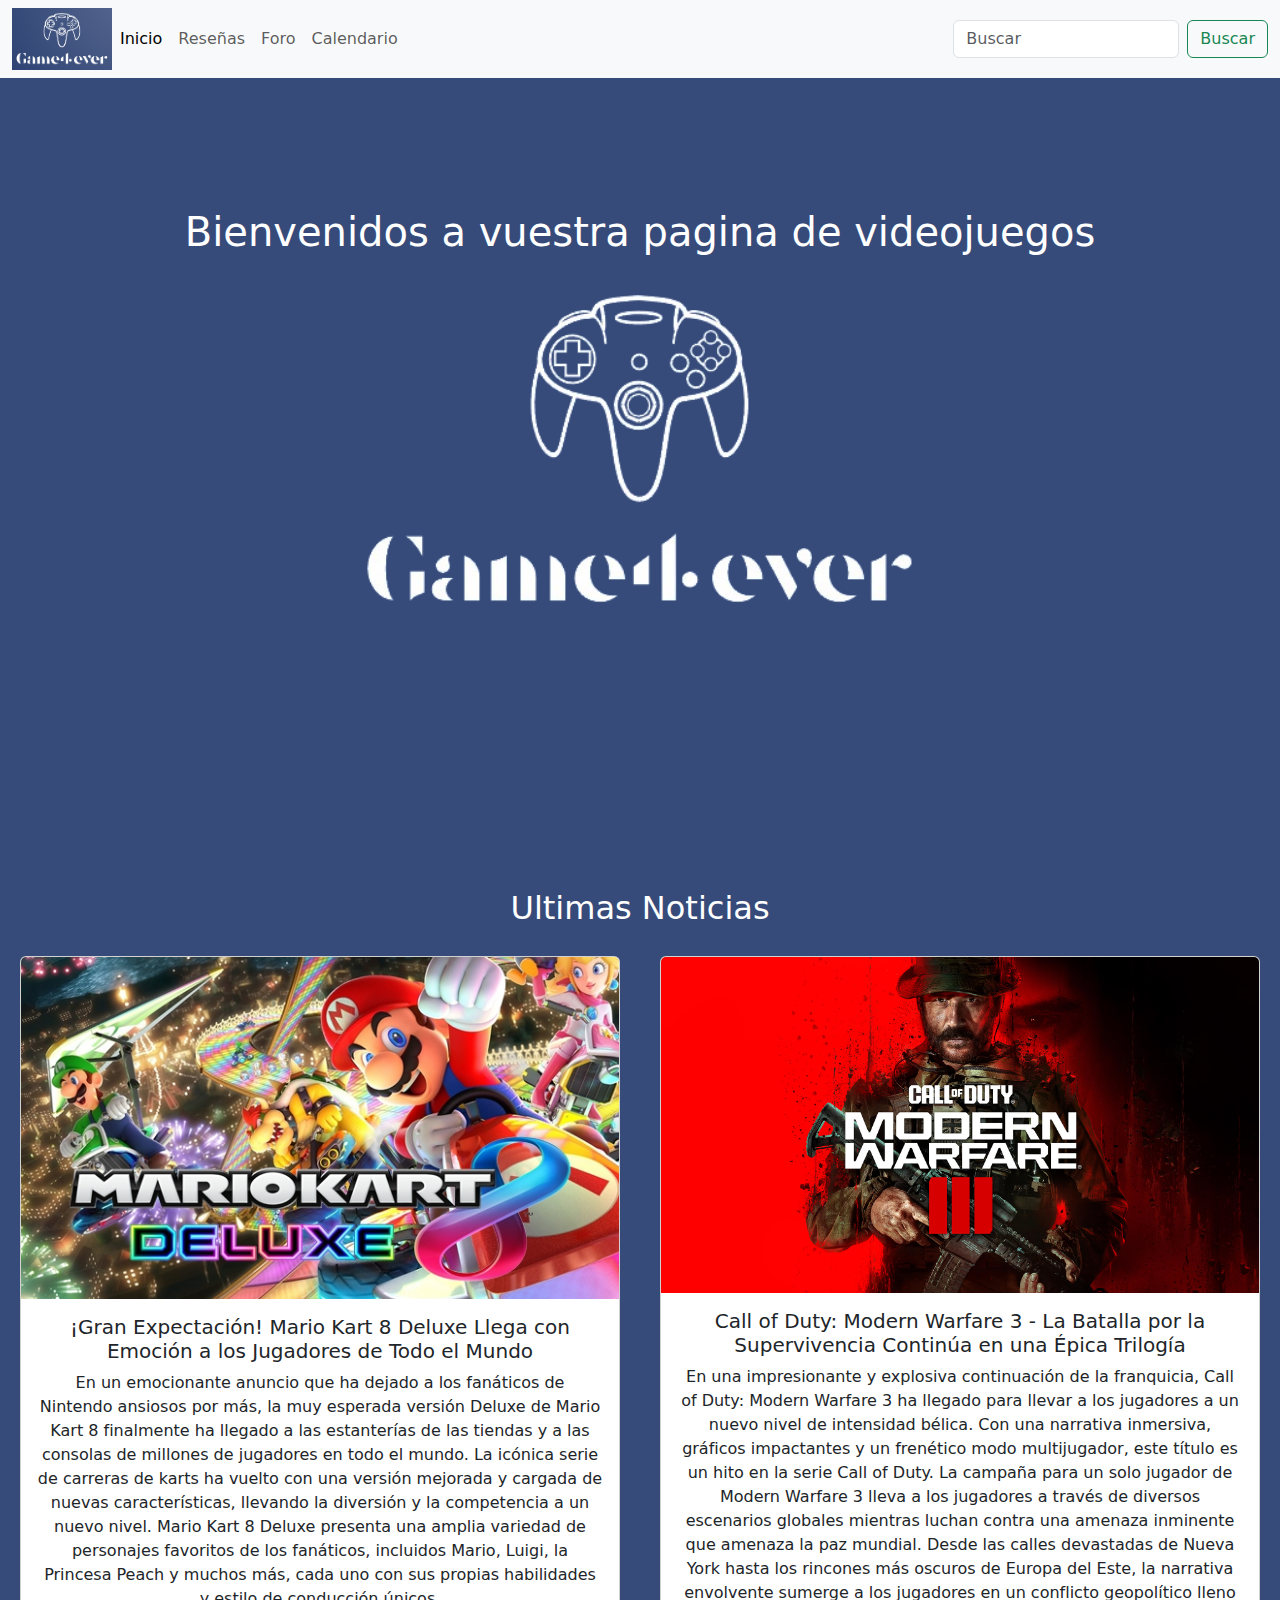
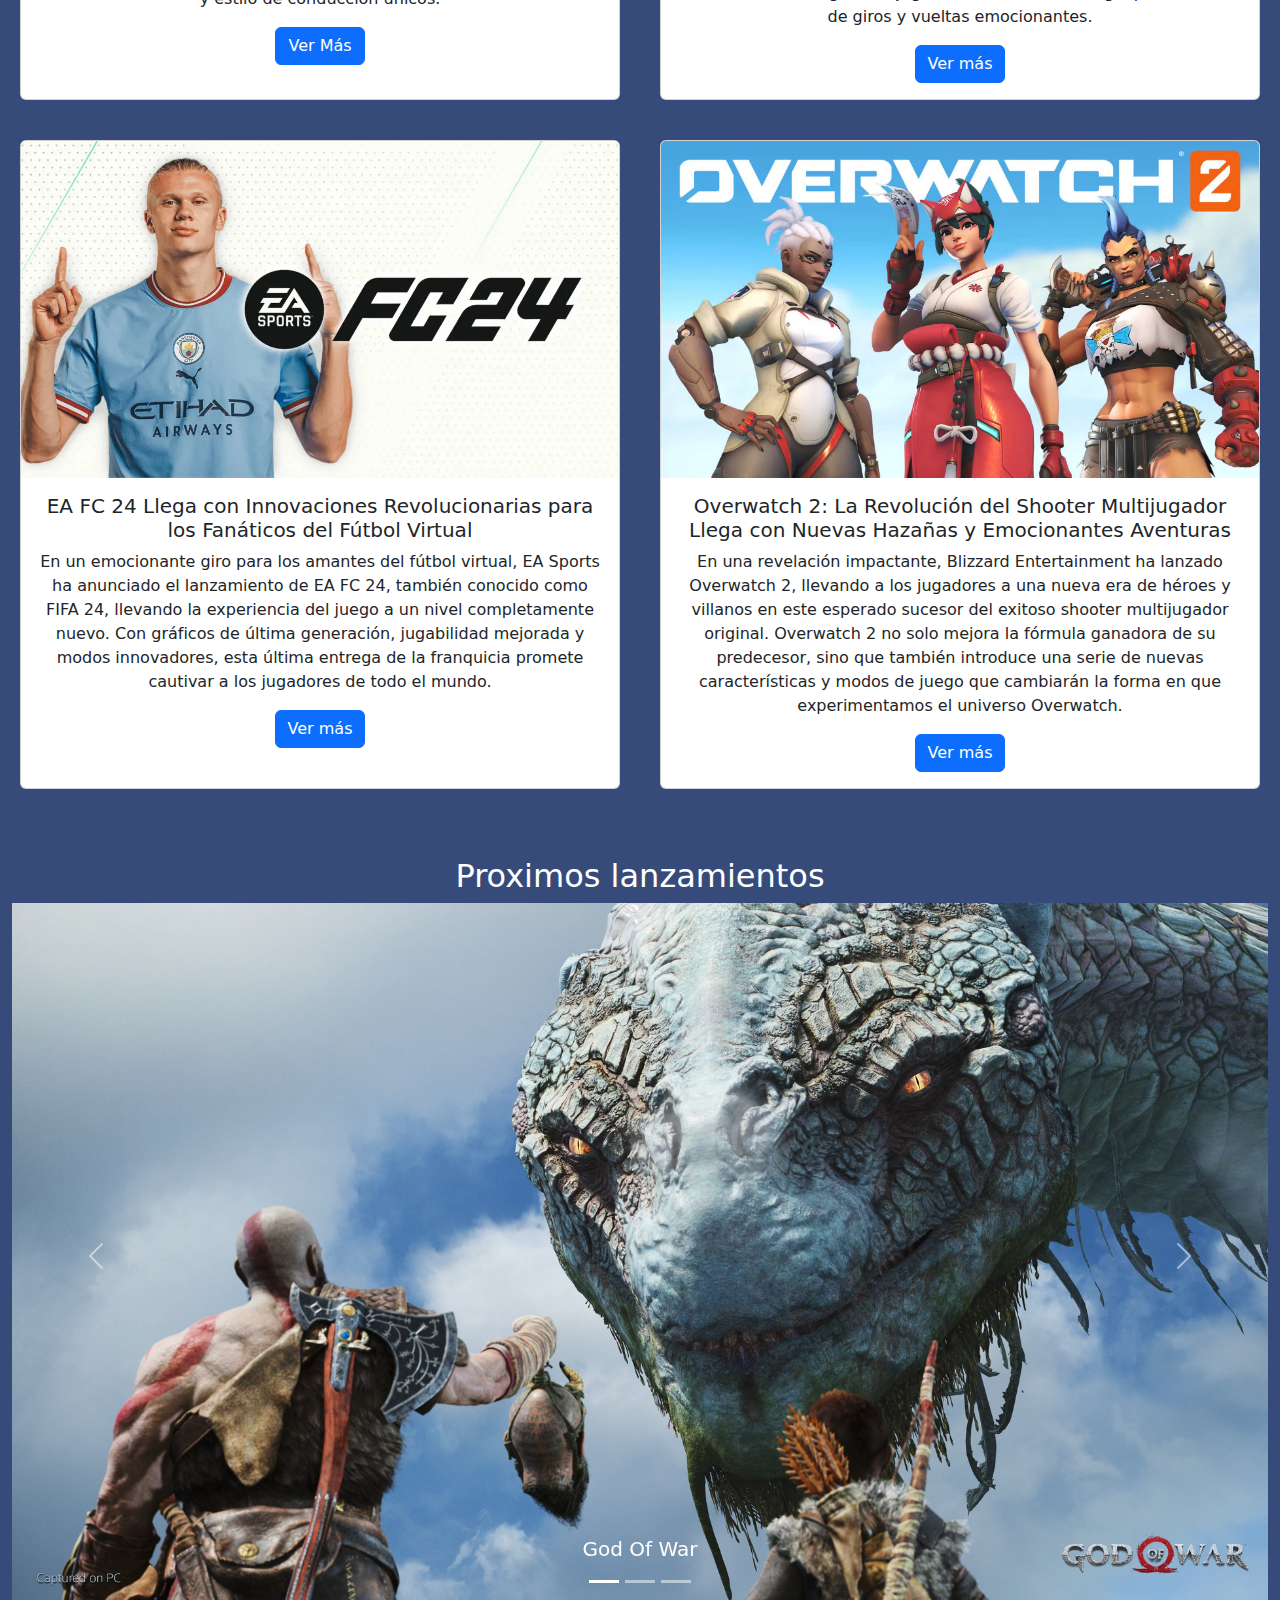
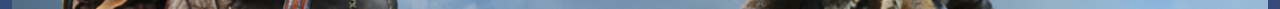
<file: index.html>
<!DOCTYPE html>
<html lang="es">

<head>
    <meta charset="UTF-8">
    <title></title>
    <link href="https://cdn.jsdelivr.net/npm/bootstrap@5.3.2/dist/css/bootstrap.min.css" rel="stylesheet"
        integrity="sha384-T3c6CoIi6uLrA9TneNEoa7RxnatzjcDSCmG1MXxSR1GAsXEV/Dwwykc2MPK8M2HN" crossorigin="anonymous">
    <link rel="stylesheet" href="css/bootstrap.css">
    <link rel="stylesheet" href="css/bootstrap.min.css">
    <link rel="stylesheet" href="css/style.css">
</head>

<body>
    <!-- MENU -->

    <nav class="navbar navbar-expand-lg bg-body-tertiary">
        <div class="container-fluid">
            <img class="logo" src="./assets/images/logo.png">
            <button class="navbar-toggler" type="button" data-bs-toggle="collapse"
                data-bs-target="#navbarSupportedContent" aria-controls="navbarSupportedContent" aria-expanded="false"
                aria-label="Toggle navigation">
                <span class="navbar-toggler-icon"></span>
            </button>
            <div class="collapse navbar-collapse" id="navbarSupportedContent">
                <ul class="navbar-nav me-auto mb-2 mb-lg-0">
                    <li class="nav-item">
                        <a class="nav-link active" aria-current="page" href="./index.html">Inicio</a>
                    </li>
                    <li class="nav-item">
                        <a class="nav-link" href="./pages/reseñas.html">Reseñas</a>
                    </li>
                    <li class="nav-item dropdown">
                        <a class="nav-link" href="./pages/foro.html">Foro</a>
                    </li>
                    <li class="nav-item">
                        <a class="nav-link" href="./pages/calendario.html">Calendario</a>
                    </li>
                </ul>
                <form class="d-flex" role="search">
                    <input class="form-control me-2" type="search" placeholder="Buscar" aria-label="Search">
                    <button class="btn btn-outline-success" type="submit">Buscar</button>
                </form>
            </div>
        </div>
    </nav>

    <!-- BIENVENIDA  -->
    <section class="bienvenida">
        <h1>Bienvenidos a vuestra pagina de videojuegos</h1>
        <img src="./assets/images/logo-removebg-preview.png" class="img">

    </section>

    <!-- NOTICIAS -->
    <section class="noticias">
        <h2>Ultimas Noticias</h2>
        <article class="noticia__fila-1">

            <div class="card" style="width: 38rem;">

                <img src="./assets/images/mariokart.jpg" class="card-img-top">
                <div class="card-body">
                    <h5 class="card-title">
                        ¡Gran Expectación! Mario Kart 8 Deluxe Llega con Emoción a los Jugadores de Todo el Mundo</h5>
                    <p class="card-text">En un emocionante anuncio que ha dejado a los fanáticos de Nintendo ansiosos
                        por más, la muy esperada versión Deluxe de Mario Kart 8 finalmente ha llegado a las estanterías
                        de las tiendas y a las consolas de millones de jugadores en todo el mundo.

                        La icónica serie de carreras de karts ha vuelto con una versión mejorada y cargada de nuevas
                        características, llevando la diversión y la competencia a un nuevo nivel. Mario Kart 8 Deluxe
                        presenta una amplia variedad de personajes favoritos de los fanáticos, incluidos Mario, Luigi,
                        la Princesa Peach y muchos más, cada uno con sus propias habilidades y estilo de conducción
                        únicos.</p>
                    <a href="#" class="btn btn-primary">Ver Más</a>
                </div>
            </div>

            <div class="card" style="width: 38rem;">
                <img src="./assets/images/cod.jpg" class="card-img-top" alt="...">
                <div class="card-body">
                    <h5 class="card-title">
                        Call of Duty: Modern Warfare 3 - La Batalla por la Supervivencia Continúa en una Épica Trilogía
                    </h5>
                    <p class="card-text">En una impresionante y explosiva continuación de la franquicia, Call of Duty:
                        Modern Warfare 3 ha llegado para llevar a los jugadores a un nuevo nivel de intensidad bélica.
                        Con una narrativa inmersiva, gráficos impactantes y un frenético modo multijugador, este título
                        es un hito en la serie Call of Duty.

                        La campaña para un solo jugador de Modern Warfare 3 lleva a los jugadores a través de diversos
                        escenarios globales mientras luchan contra una amenaza inminente que amenaza la paz mundial.
                        Desde las calles devastadas de Nueva York hasta los rincones más oscuros de Europa del Este, la
                        narrativa envolvente sumerge a los jugadores en un conflicto geopolítico lleno de giros y
                        vueltas emocionantes.</p>
                    <a href="#" class="btn btn-primary">Ver más</a>
                </div>
            </div>

        </article>

        <article class="noticia__fila-2">
            <div class="card" style="width: 38rem;">
                <img src="./assets/images/eafc.webp" class="card-img-top">
                <div class="card-body">
                    <h5 class="card-title">
                        EA FC 24 Llega con Innovaciones Revolucionarias para los Fanáticos del Fútbol Virtual</h5>
                    <p class="card-text">En un emocionante giro para los amantes del fútbol virtual, EA Sports ha
                        anunciado el lanzamiento de EA FC 24, también conocido como FIFA 24, llevando la experiencia del
                        juego a un nivel completamente nuevo. Con gráficos de última generación, jugabilidad mejorada y
                        modos innovadores, esta última entrega de la franquicia promete cautivar a los jugadores de todo
                        el mundo.</p>
                    <a href="#" class="btn btn-primary">Ver más</a>
                </div>
            </div>

            <div class="card" style="width: 38rem;">
                <img src="./assets/images/overwatch2.webp" class="card-img-top">
                <div class="card-body">
                    <h5 class="card-title">
                        Overwatch 2: La Revolución del Shooter Multijugador Llega con Nuevas Hazañas y Emocionantes
                        Aventuras</h5>
                    <p class="card-text">En una revelación impactante, Blizzard Entertainment ha lanzado Overwatch 2,
                        llevando a los jugadores a una nueva era de héroes y villanos en este esperado sucesor del
                        exitoso shooter multijugador original. Overwatch 2 no solo mejora la fórmula ganadora de su
                        predecesor, sino que también introduce una serie de nuevas características y modos de juego que
                        cambiarán la forma en que experimentamos el universo Overwatch.</p>
                    <a href="#" class="btn btn-primary">Ver más</a>
                </div>
            </div>



        </article>
    </section>

    <!-- CARRUSEL CON MAS NOTICIAS -->
    <section class="container mt-5">
        <h2>Proximos lanzamientos</h2>
        <div class="row justify-content-center">
            <div id="carouselExampleCaptions" class="carousel slide" data-bs-ride="carousel">
                <div class="carousel-indicators">
                    <button type="button" data-bs-target="#carouselExampleCaptions" data-bs-slide-to="0" class="active"
                        aria-current="true" aria-label="Slide 1"></button>
                    <button type="button" data-bs-target="#carouselExampleCaptions" data-bs-slide-to="1"
                        aria-label="Slide 2"></button>
                    <button type="button" data-bs-target="#carouselExampleCaptions" data-bs-slide-to="2"
                        aria-label="Slide 3"></button>
                </div>
                <div class="carousel-inner">
                    <div class="carousel-item active">
                        <img src="./assets/images/godofwar.jpg" class="d-block w-100">
                        <div class="carousel-caption d-none d-md-block">
                            <h5>God Of War</h5>

                        </div>
                    </div>
                    <div class="carousel-item">
                        <img src="./assets/images/reddead.jpeg" class="d-block w-100">
                        <div class="carousel-caption d-none d-md-block">
                            <h5>Red Dead Redemption 2</h5>

                        </div>
                    </div>
                    <div class="carousel-item">
                        <img src="./assets/images/eldenring.jpeg" class="d-block w-100">
                        <div class="carousel-caption d-none d-md-block">
                            <h5>Elden Ring</h5>

                        </div>
                    </div>
                </div>
                <button class="carousel-control-prev" type="button" data-bs-target="#carouselExampleCaptions"
                    data-bs-slide="prev">
                    <span class="carousel-control-prev-icon" aria-hidden="true"></span>
                    <span class="visually-hidden">Previous</span>
                </button>
                <button class="carousel-control-next" type="button" data-bs-target="#carouselExampleCaptions"
                    data-bs-slide="next">
                    <span class="carousel-control-next-icon" aria-hidden="true"></span>
                    <span class="visually-hidden">Next</span>
                </button>
            </div>
        </div>
    </section>


</body>

<script src="./js/bootstrap.js"></script>
<script src="./js/bootstrap.min.js"></script>

</html>
</file>
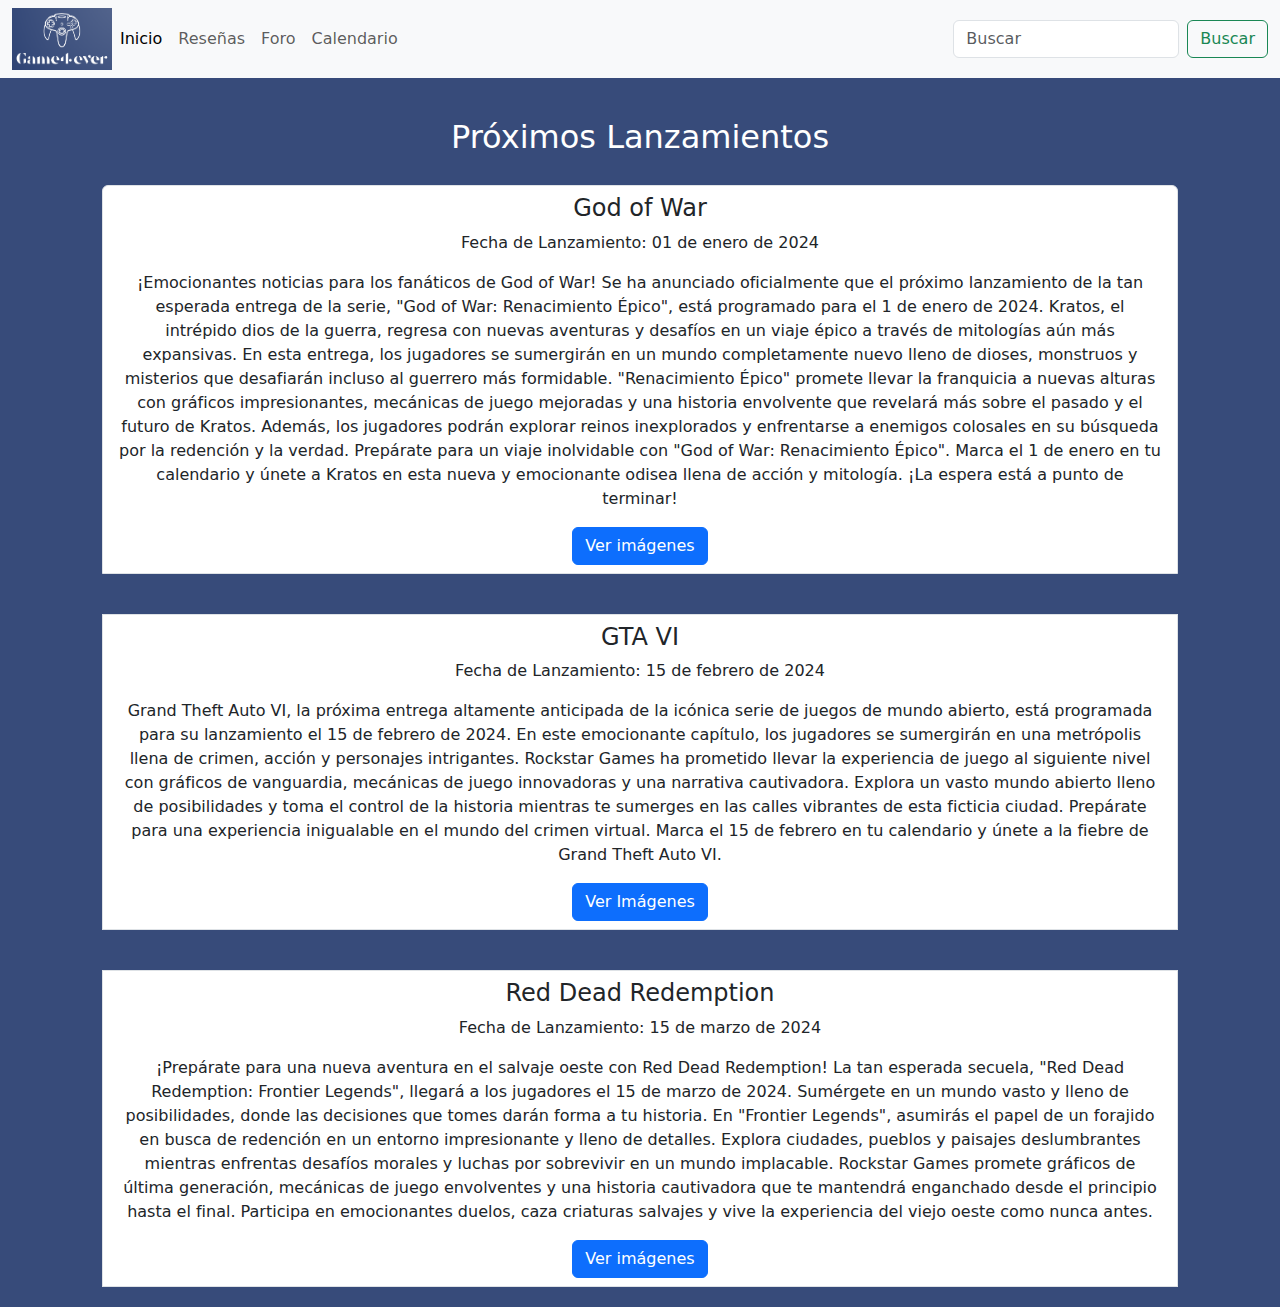
<file: calendario.html>
<!DOCTYPE html>
<html lang="es">

<head>
    <meta charset="UTF-8">
    <title></title>
    <link href="https://cdn.jsdelivr.net/npm/bootstrap@5.3.2/dist/css/bootstrap.min.css" rel="stylesheet"
        integrity="sha384-T3c6CoIi6uLrA9TneNEoa7RxnatzjcDSCmG1MXxSR1GAsXEV/Dwwykc2MPK8M2HN" crossorigin="anonymous">
    <link rel="stylesheet" href="css/bootstrap.css">
    <link rel="stylesheet" href="css/bootstrap.min.css">
    <link rel="stylesheet" href="css/estilocalendario.css">
</head>

<body>
    <!-- MENU -->

    <nav class="navbar navbar-expand-lg bg-body-tertiary">
        <div class="container-fluid">
            <img class="logo" src="./assets/images/logo.png">
            <button class="navbar-toggler" type="button" data-bs-toggle="collapse"
                data-bs-target="#navbarSupportedContent" aria-controls="navbarSupportedContent" aria-expanded="false"
                aria-label="Toggle navigation">
                <span class="navbar-toggler-icon"></span>
            </button>
            <div class="collapse navbar-collapse" id="navbarSupportedContent">
                <ul class="navbar-nav me-auto mb-2 mb-lg-0">
                    <li class="nav-item">
                        <a class="nav-link active" aria-current="page" href="./index.html">Inicio</a>
                    </li>
                    <li class="nav-item">
                        <a class="nav-link" href="./reseñas.html">Reseñas</a>
                    </li>
                    <li class="nav-item dropdown">
                        <a class="nav-link" href="./foro.html">Foro</a>
                    </li>
                    <li class="nav-item">
                        <a class="nav-link" href="./calendario.html">Calendario</a>
                    </li>
                </ul>
                <form class="d-flex" role="search">
                    <input class="form-control me-2" type="search" placeholder="Buscar" aria-label="Search">
                    <button class="btn btn-outline-success" type="submit">Buscar</button>
                </form>
            </div>
        </div>
    </nav>

    <div class="container">
        <!-- CALENDARIO DE LANZAMIENTOS -->
        <section class="section">
            <h2>Próximos Lanzamientos</h2>

            <ul class="list-group">
                <li class="list-group-item">
                    <div class="row text-center">
                        <div class="col-md-12">
                            <h4>God of War</h4>
                            <p>Fecha de Lanzamiento: 01 de enero de 2024</p>
                            <p>¡Emocionantes noticias para los fanáticos de God of War! Se ha anunciado oficialmente que
                                el próximo lanzamiento de la tan esperada entrega de la serie, "God of War: Renacimiento
                                Épico", está programado para el 1 de enero de 2024. Kratos, el intrépido dios de la
                                guerra, regresa con nuevas aventuras y desafíos en un viaje épico a través de mitologías
                                aún más expansivas. En esta entrega, los jugadores se sumergirán en un mundo
                                completamente nuevo lleno de dioses, monstruos y misterios que desafiarán incluso al
                                guerrero más formidable. "Renacimiento Épico" promete llevar la franquicia a nuevas
                                alturas con gráficos impresionantes, mecánicas de juego mejoradas y una historia
                                envolvente que revelará más sobre el pasado y el futuro de Kratos. Además, los jugadores
                                podrán explorar reinos inexplorados y enfrentarse a enemigos colosales en su búsqueda
                                por la redención y la verdad. Prepárate para un viaje inolvidable con "God of War:
                                Renacimiento Épico". Marca el 1 de enero en tu calendario y únete a Kratos en esta nueva
                                y emocionante odisea llena de acción y mitología. ¡La espera está a punto de terminar!
                            </p>


                            <button type="button" class="btn btn-primary" data-bs-toggle="modal"
                                data-bs-target="#godOfWarModal">
                                Ver imágenes
                            </button>
                        </div>

                    </div>
                </li>



                <!-- MODAL -->
                <div class="modal fade" id="godOfWarModal" tabindex="-1" aria-labelledby="godOfWarModalLabel"
                    aria-hidden="true">
                    <div class="modal-dialog modal-lg">
                        <div class="modal-content">
                            <div class="modal-header">
                                <h5 class="modal-title" id="godOfWarModalLabel">
                                    Imagenes de God Of War</h5>
                                <button type="button" class="btn-close" data-bs-dismiss="modal"
                                    aria-label="Close"></button>
                            </div>
                            <div class="modal-body">
                                <!-- Carrusel -->
                                <div id="godOfWarCarousel" class="carousel slide" data-bs-ride="carousel">
                                    <div class="carousel-inner">

                                        <div class="carousel-item active">
                                            <img src="./assets/images/godofwar.jpg" class="d-block w-100"
                                                alt="Imagen 1">
                                        </div>

                                        <div class="carousel-item">
                                            <img src="./assets/images/godofwar1.webp" class="d-block w-100"
                                                alt="Imagen 2">
                                        </div>

                                        <div class="carousel-item">
                                            <img src="./assets/images/godofwar2.jpeg" class="d-block w-100"
                                                alt="Imagen 3">
                                        </div>

                                    </div>

                                    <button class="carousel-control-prev" type="button"
                                        data-bs-target="#godOfWarCarousel" data-bs-slide="prev">
                                        <span class="carousel-control-prev-icon" aria-hidden="true"></span>
                                        <span class="visually-hidden">Anterior</span>
                                    </button>
                                    <button class="carousel-control-next" type="button"
                                        data-bs-target="#godOfWarCarousel" data-bs-slide="next">
                                        <span class="carousel-control-next-icon" aria-hidden="true"></span>
                                        <span class="visually-hidden">Siguiente</span>
                                    </button>
                                </div>
                            </div>
                            <div class="modal-footer">
                                <button type="button" class="btn btn-secondary" data-bs-dismiss="modal">Cerrar</button>
                            </div>
                        </div>
                    </div>
                </div>


                <!-- Juego 2 -->
                <li class="list-group-item">
                    <div class="row text-center">
                        <div class="col-md-12">
                            <h4>GTA VI</h4>
                            <p>Fecha de Lanzamiento: 15 de febrero de 2024</p>
                            <p>Grand Theft Auto VI, la próxima entrega altamente anticipada de la icónica serie de
                                juegos de mundo abierto, está programada para su lanzamiento el 15 de febrero de 2024.
                                En este emocionante capítulo, los jugadores se sumergirán en una metrópolis llena de
                                crimen, acción y personajes intrigantes.

                                Rockstar Games ha prometido llevar la experiencia de juego al siguiente nivel con
                                gráficos de vanguardia, mecánicas de juego innovadoras y una narrativa cautivadora.
                                Explora un vasto mundo abierto lleno de posibilidades y toma el control de la historia
                                mientras te sumerges en las calles vibrantes de esta ficticia ciudad.

                                Prepárate para una experiencia inigualable en el mundo del crimen virtual. Marca el 15
                                de febrero en tu calendario y únete a la fiebre de Grand Theft Auto VI.
                            </p>


                            <button type="button" class="btn btn-primary" data-bs-toggle="modal"
                                data-bs-target="#gtaVIModal">
                                Ver Imágenes
                            </button>
                        </div>
                    </div>
                </li>

                <!-- Modal -->
                <div class="modal fade" id="gtaVIModal" tabindex="-1" aria-labelledby="gtaVIModalLabel"
                    aria-hidden="true">
                    <div class="modal-dialog modal-lg">
                        <div class="modal-content">
                            <div class="modal-header">
                                <h5 class="modal-title" id="gtaVIModalLabel">Imágenes de GTA VI</h5>
                                <button type="button" class="btn-close" data-bs-dismiss="modal"
                                    aria-label="Close"></button>
                            </div>
                            <div class="modal-body">
                                <!-- Carrusel -->
                                <div id="gtaVICarousel" class="carousel slide" data-bs-ride="carousel">
                                    <div class="carousel-inner">

                                        <div class="carousel-item active">
                                            <img src="./assets/images/gta6_!.webp" class="d-block w-100" alt="Imagen 1">
                                        </div>

                                        <div class="carousel-item">
                                            <img src="./assets/images/gta6_2.webp" class="d-block w-100" alt="Imagen 2">
                                        </div>

                                        <div class="carousel-item">
                                            <img src="./assets/images/gta6_3.webp" class="d-block w-100" alt="Imagen 3">
                                        </div>

                                    </div>

                                    <button class="carousel-control-prev" type="button" data-bs-target="#gtaVICarousel"
                                        data-bs-slide="prev">
                                        <span class="carousel-control-prev-icon" aria-hidden="true"></span>
                                        <span class="visually-hidden">Anterior</span>
                                    </button>
                                    <button class="carousel-control-next" type="button" data-bs-target="#gtaVICarousel"
                                        data-bs-slide="next">
                                        <span class="carousel-control-next-icon" aria-hidden="true"></span>
                                        <span class="visually-hidden">Siguiente</span>
                                    </button>
                                </div>
                            </div>
                            <div class="modal-footer">
                                <button type="button" class="btn btn-secondary" data-bs-dismiss="modal">Cerrar</button>
                            </div>
                        </div>
                    </div>
                </div>


                <!-- JUEGO 3 -->
                <li class="list-group-item">
                    <div class="row text-center">
                        <div class="col-md-12">
                            <h4>Red Dead Redemption</h4>
                            <p>Fecha de Lanzamiento: 15 de marzo de 2024</p>
                            <p>¡Prepárate para una nueva aventura en el salvaje oeste con Red Dead Redemption! La tan
                                esperada
                                secuela, "Red Dead Redemption: Frontier Legends", llegará a los jugadores el 15 de marzo
                                de 2024.
                                Sumérgete en un mundo vasto y lleno de posibilidades, donde las decisiones que tomes
                                darán forma a tu
                                historia.
                                En "Frontier Legends", asumirás el papel de un forajido en busca de redención en un
                                entorno
                                impresionante y lleno de detalles. Explora ciudades, pueblos y paisajes deslumbrantes
                                mientras
                                enfrentas desafíos morales y luchas por sobrevivir en un mundo implacable.
                                Rockstar Games promete gráficos de última generación, mecánicas de juego envolventes y
                                una historia
                                cautivadora que te mantendrá enganchado desde el principio hasta el final. Participa en
                                emocionantes
                                duelos, caza criaturas salvajes y vive la experiencia del viejo oeste como nunca antes.
                            </p>


                            <button type="button" class="btn btn-primary" data-bs-toggle="modal"
                                data-bs-target="#redDeadModal">
                                Ver imágenes
                            </button>
                        </div>
                    </div>
                </li>

                <!-- Modal -->
                <div class="modal fade" id="redDeadModal" tabindex="-1" aria-labelledby="redDeadModalLabel"
                    aria-hidden="true">
                    <div class="modal-dialog modal-xl">
                        <div class="modal-content">
                            <div class="modal-header">
                                <h5 class="modal-title" id="redDeadModalLabel">Detalles de Red Dead Redemption</h5>
                                <button type="button" class="btn-close" data-bs-dismiss="modal"
                                    aria-label="Close"></button>
                            </div>
                            <div class="modal-body">
                                <!-- Carrusel -->
                                <div id="redDeadCarousel" class="carousel slide" data-bs-ride="carousel">
                                    <div class="carousel-inner">

                                        <div class="carousel-item active">
                                            <img src="./assets/images/reddead1.avif" class="d-block w-100"
                                                alt="Red Dead Redemption">
                                        </div>

                                        <div class="carousel-item">
                                            <img src="./assets/images/reddead.jpeg" class="d-block w-100"
                                                alt="Red Dead Redemption">
                                        </div>


                                    </div>

                                    <button class="carousel-control-prev" type="button"
                                        data-bs-target="#redDeadCarousel" data-bs-slide="prev">
                                        <span class="carousel-control-prev-icon" aria-hidden="true"></span>
                                        <span class="visually-hidden">Previous</span>
                                    </button>
                                    <button class="carousel-control-next" type="button"
                                        data-bs-target="#redDeadCarousel" data-bs-slide="next">
                                        <span class="carousel-control-next-icon" aria-hidden="true"></span>
                                        <span class="visually-hidden">Next</span>
                                    </button>
                                </div>



                            </div>
                            <div class="modal-footer">
                                <button type="button" class="btn btn-secondary" data-bs-dismiss="modal">Cerrar</button>

                            </div>
                        </div>
                    </div>
                </div>


            </ul>
        </section>

    </div>



</body>
<script src="./js/bootstrap.js"></script>
<script src="./js/bootstrap.min.js"></script>

</html>
</file>
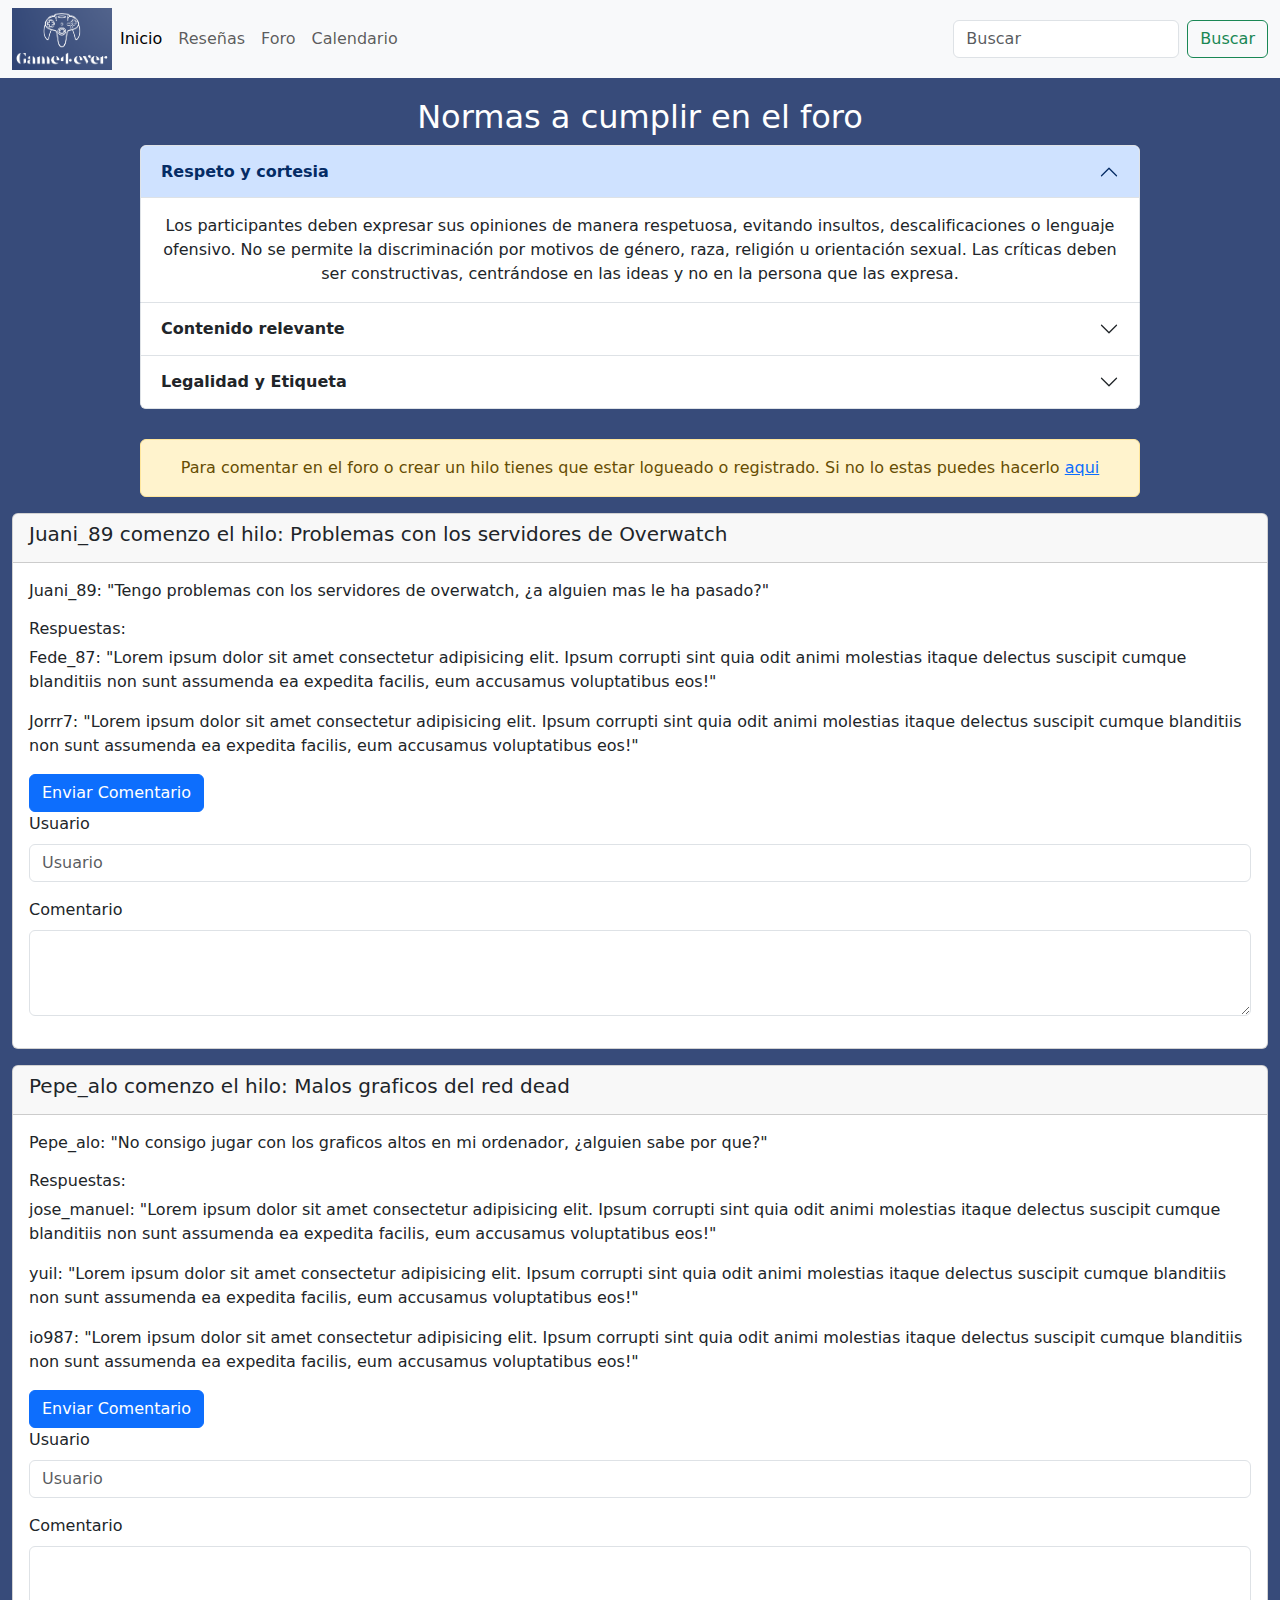
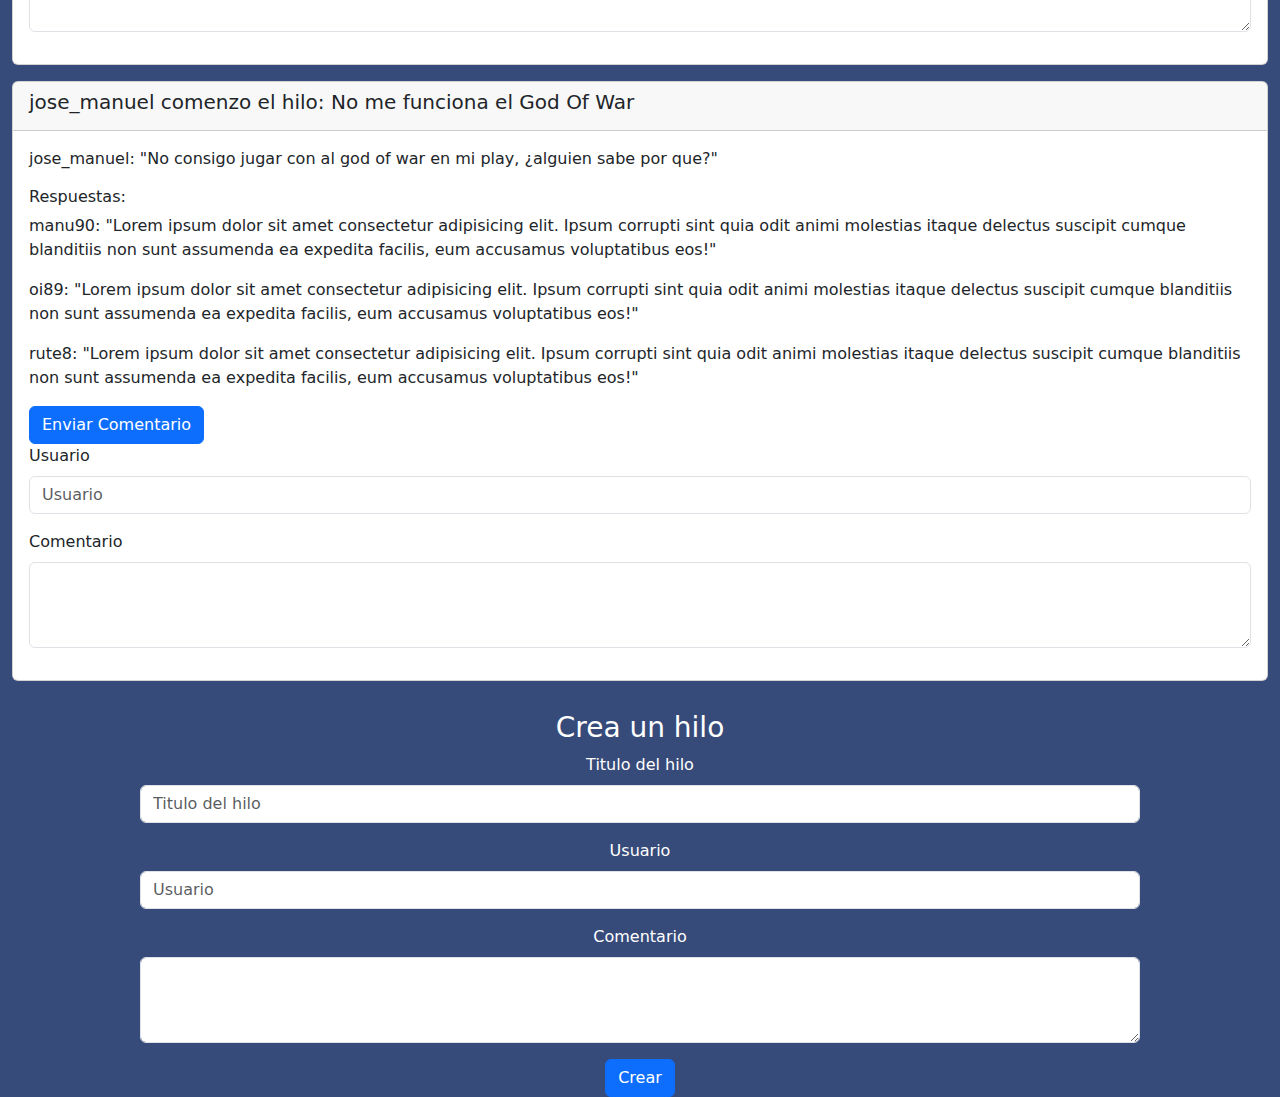
<file: foro.html>
<!DOCTYPE html>
<html lang="es">

<head>
  <meta charset="UTF-8">
  <title></title>
  <link href="https://cdn.jsdelivr.net/npm/bootstrap@5.3.2/dist/css/bootstrap.min.css" rel="stylesheet"
    integrity="sha384-T3c6CoIi6uLrA9TneNEoa7RxnatzjcDSCmG1MXxSR1GAsXEV/Dwwykc2MPK8M2HN" crossorigin="anonymous">
  <link rel="stylesheet" href="css/bootstrap.css">
  <link rel="stylesheet" href="css/bootstrap.min.css">
  <link rel="stylesheet" href="css/estiloforo.css">
</head>

<body>
  <!-- MENU -->

  <nav class="navbar navbar-expand-lg bg-body-tertiary">
    <div class="container-fluid">
      <img class="logo" src="./assets/images/logo.png">
      <button class="navbar-toggler" type="button" data-bs-toggle="collapse" data-bs-target="#navbarSupportedContent"
        aria-controls="navbarSupportedContent" aria-expanded="false" aria-label="Toggle navigation">
        <span class="navbar-toggler-icon"></span>
      </button>
      <div class="collapse navbar-collapse" id="navbarSupportedContent">
        <ul class="navbar-nav me-auto mb-2 mb-lg-0">
          <li class="nav-item">
            <a class="nav-link active" aria-current="page" href="./index.html">Inicio</a>
          </li>
          <li class="nav-item">
            <a class="nav-link" href="./reseñas.html">Reseñas</a>
          </li>
          <li class="nav-item dropdown">
            <a class="nav-link" href="./foro.html">Foro</a>
          </li>
          <li class="nav-item">
            <a class="nav-link" href="./calendario.html">Calendario</a>
          </li>
        </ul>
        <form class="d-flex" role="search">
          <input class="form-control me-2" type="search" placeholder="Buscar" aria-label="Search">
          <button class="btn btn-outline-success" type="submit">Buscar</button>
        </form>
      </div>
    </div>
  </nav>

  <div class="container">
    <!-- FORO -->
    <section>
      <!-- NORMAS -->
      <article class="article">
        <h2>Normas a cumplir en el foro</h2>
        <div class="accordion" id="accordionExample">
          <div class="accordion-item">
            <h2 class="accordion-header">
              <button class="accordion-button" type="button" data-bs-toggle="collapse" data-bs-target="#collapseOne"
                aria-expanded="true" aria-controls="collapseOne">
                <strong>Respeto y cortesia</strong>
              </button>
            </h2>
            <div id="collapseOne" class="accordion-collapse collapse show" data-bs-parent="#accordionExample">
              <div class="accordion-body">
                Los participantes deben expresar sus opiniones de manera respetuosa, evitando insultos,
                descalificaciones o lenguaje ofensivo.
                No se permite la discriminación por motivos de género, raza, religión u orientación sexual.
                Las críticas deben ser constructivas, centrándose en las ideas y no en la persona que las expresa.
              </div>
            </div>
          </div>
          <div class="accordion-item">
            <h2 class="accordion-header">
              <button class="accordion-button collapsed" type="button" data-bs-toggle="collapse"
                data-bs-target="#collapseTwo" aria-expanded="false" aria-controls="collapseTwo">
                <strong>Contenido relevante</strong>
              </button>
            </h2>
            <div id="collapseTwo" class="accordion-collapse collapse" data-bs-parent="#accordionExample">
              <div class="accordion-body">
                Los temas de discusión deben estar relacionados con videojuegos y ser relevantes para la comunidad.
                Evitar el spam y la publicidad no autorizada. La promoción de contenido propio debe realizarse en
                secciones específicas designadas para ello.
                Antes de abrir un nuevo hilo, se recomienda verificar si el tema ya ha sido discutido para evitar
                duplicados.
              </div>
            </div>
          </div>
          <div class="accordion-item">
            <h2 class="accordion-header">
              <button class="accordion-button collapsed" type="button" data-bs-toggle="collapse"
                data-bs-target="#collapseThree" aria-expanded="false" aria-controls="collapseThree">
                <strong>Legalidad y Etiqueta</strong>
              </button>
            </h2>
            <div id="collapseThree" class="accordion-collapse collapse" data-bs-parent="#accordionExample">
              <div class="accordion-body">
                No se permite la publicación o promoción de contenido ilegal, como enlaces a descargas no autorizadas,
                cracks o hacks.
                Evitar spoilers sin advertir previamente. Cuando se discuten detalles importantes de un juego, es
                esencial utilizar etiquetas de spoiler para no arruinar la experiencia a otros usuarios.
                Mantener un lenguaje claro y comprensible. Evitar el uso excesivo de abreviaturas o jerga que pueda
                dificultar la comprensión de otros miembros.
              </div>
            </div>
          </div>
        </div>


      </article>

      <!-- AVISO LOGIN -->
      <article class="article">
        <div class="alert alert-warning" role="alert">
          Para comentar en el foro o crear un hilo tienes que estar logueado o registrado.
          Si no lo estas puedes hacerlo <a href="./registro.html">aqui</a>
        </div>


      </article>

      <!-- FORO -->

      <article>
        <!-- HILO 1 -->
        <div class="card mb-3">
          <div class="card-header">
            <h5 class="card-title">Juani_89 comenzo el hilo: Problemas con los servidores de Overwatch</h5>
          </div>
          <div class="card-body">
            <p class="card-text">Juani_89: "Tengo problemas con los servidores de overwatch, ¿a alguien mas le ha
              pasado?"</p>
            <h6>Respuestas:</h6>
            <p class="card-text">Fede_87: "Lorem ipsum dolor sit amet consectetur adipisicing elit. Ipsum corrupti sint
              quia odit animi molestias itaque delectus suscipit cumque blanditiis non sunt assumenda ea expedita
              facilis, eum accusamus voluptatibus eos!"</p>
            <p class="card-text">Jorrr7: "Lorem ipsum dolor sit amet consectetur adipisicing elit. Ipsum corrupti sint
              quia odit animi molestias itaque delectus suscipit cumque blanditiis non sunt assumenda ea expedita
              facilis, eum accusamus voluptatibus eos!"</p>
            <a href="#" class="btn btn-primary">Enviar Comentario</a>
            <form id="form">

              <div class="mb-3">
                <label for="exampleFormControlInput1" class="form-label">Usuario</label>
                <input type="text" class="form-control" id="exampleFormControlInput1" placeholder="Usuario">
              </div>
              <div class="mb-3">
                <label for="exampleFormControlTextarea1" class="form-label">Comentario</label>
                <textarea class="form-control" id="exampleFormControlTextarea1" rows="3"></textarea>
              </div>


            </form>

          </div>
        </div>

        <!-- HILO 2 -->
        <div class="card mb-3">
          <div class="card-header">
            <h5 class="card-title">Pepe_alo comenzo el hilo: Malos graficos del red dead</h5>
          </div>
          <div class="card-body">
            <p class="card-text">Pepe_alo: "No consigo jugar con los graficos altos en mi ordenador, ¿alguien sabe por
              que?"</p>
            <h6>Respuestas:</h6>
            <p class="card-text">jose_manuel: "Lorem ipsum dolor sit amet consectetur adipisicing elit. Ipsum corrupti
              sint quia odit animi molestias itaque delectus suscipit cumque blanditiis non sunt assumenda ea expedita
              facilis, eum accusamus voluptatibus eos!"</p>
            <p class="card-text">yuil: "Lorem ipsum dolor sit amet consectetur adipisicing elit. Ipsum corrupti sint
              quia odit animi molestias itaque delectus suscipit cumque blanditiis non sunt assumenda ea expedita
              facilis, eum accusamus voluptatibus eos!"</p>
            <p class="card-text">io987: "Lorem ipsum dolor sit amet consectetur adipisicing elit. Ipsum corrupti sint
              quia odit animi molestias itaque delectus suscipit cumque blanditiis non sunt assumenda ea expedita
              facilis, eum accusamus voluptatibus eos!"</p>
            <a href="#" class="btn btn-primary">Enviar Comentario</a>
            <form id="form">

              <div class="mb-3">
                <label for="exampleFormControlInput1" class="form-label">Usuario</label>
                <input type="text" class="form-control" id="exampleFormControlInput1" placeholder="Usuario">
              </div>
              <div class="mb-3">
                <label for="exampleFormControlTextarea1" class="form-label">Comentario</label>
                <textarea class="form-control" id="exampleFormControlTextarea1" rows="3"></textarea>
              </div>


            </form>

          </div>
        </div>

        <!-- HILO 3 -->
        <div class="card mb-3">
          <div class="card-header">
            <h5 class="card-title">jose_manuel comenzo el hilo: No me funciona el God Of War</h5>
          </div>
          <div class="card-body">
            <p class="card-text">jose_manuel: "No consigo jugar con al god of war en mi play, ¿alguien sabe por
              que?"</p>
            <h6>Respuestas:</h6>
            <p class="card-text">manu90: "Lorem ipsum dolor sit amet consectetur adipisicing elit. Ipsum corrupti
              sint quia odit animi molestias itaque delectus suscipit cumque blanditiis non sunt assumenda ea expedita
              facilis, eum accusamus voluptatibus eos!"</p>
            <p class="card-text">oi89: "Lorem ipsum dolor sit amet consectetur adipisicing elit. Ipsum corrupti sint
              quia odit animi molestias itaque delectus suscipit cumque blanditiis non sunt assumenda ea expedita
              facilis, eum accusamus voluptatibus eos!"</p>
            <p class="card-text">rute8: "Lorem ipsum dolor sit amet consectetur adipisicing elit. Ipsum corrupti sint
              quia odit animi molestias itaque delectus suscipit cumque blanditiis non sunt assumenda ea expedita
              facilis, eum accusamus voluptatibus eos!"</p>
            <a href="#" class="btn btn-primary">Enviar Comentario</a>
            <form id="form">

              <div class="mb-3">
                <label for="exampleFormControlInput1" class="form-label">Usuario</label>
                <input type="text" class="form-control" id="exampleFormControlInput1" placeholder="Usuario">
              </div>
              <div class="mb-3">
                <label for="exampleFormControlTextarea1" class="form-label">Comentario</label>
                <textarea class="form-control" id="exampleFormControlTextarea1" rows="3"></textarea>
              </div>


            </form>

          </div>
        </div>
      </article>

      <!-- HILO 4 -->

      <article class="article añadir_hilo">
        <h3>Crea un hilo</h3>
        <form id="form">
          <div class="mb-3">
            <label for="exampleFormControlInput1" class="form-label">Titulo del hilo</label>
            <input type="text" class="form-control" id="exampleFormControlInput1" placeholder="Titulo del hilo">
          </div>
          <div class="mb-3">
            <label for="exampleFormControlInput1" class="form-label">Usuario</label>
            <input type="text" class="form-control" id="exampleFormControlInput1" placeholder="Usuario">
          </div>
          <div class="mb-3">
            <label for="exampleFormControlTextarea1" class="form-label">Comentario</label>
            <textarea class="form-control" id="exampleFormControlTextarea1" rows="3"></textarea>
          </div>

          <button type="submit" class="btn btn-primary">Crear</button>
        </form>
      </article>

    </section>
  </div>

</body>
<script src="./js/bootstrap.js"></script>
<script src="./js/bootstrap.min.js"></script>

</html>
</file>
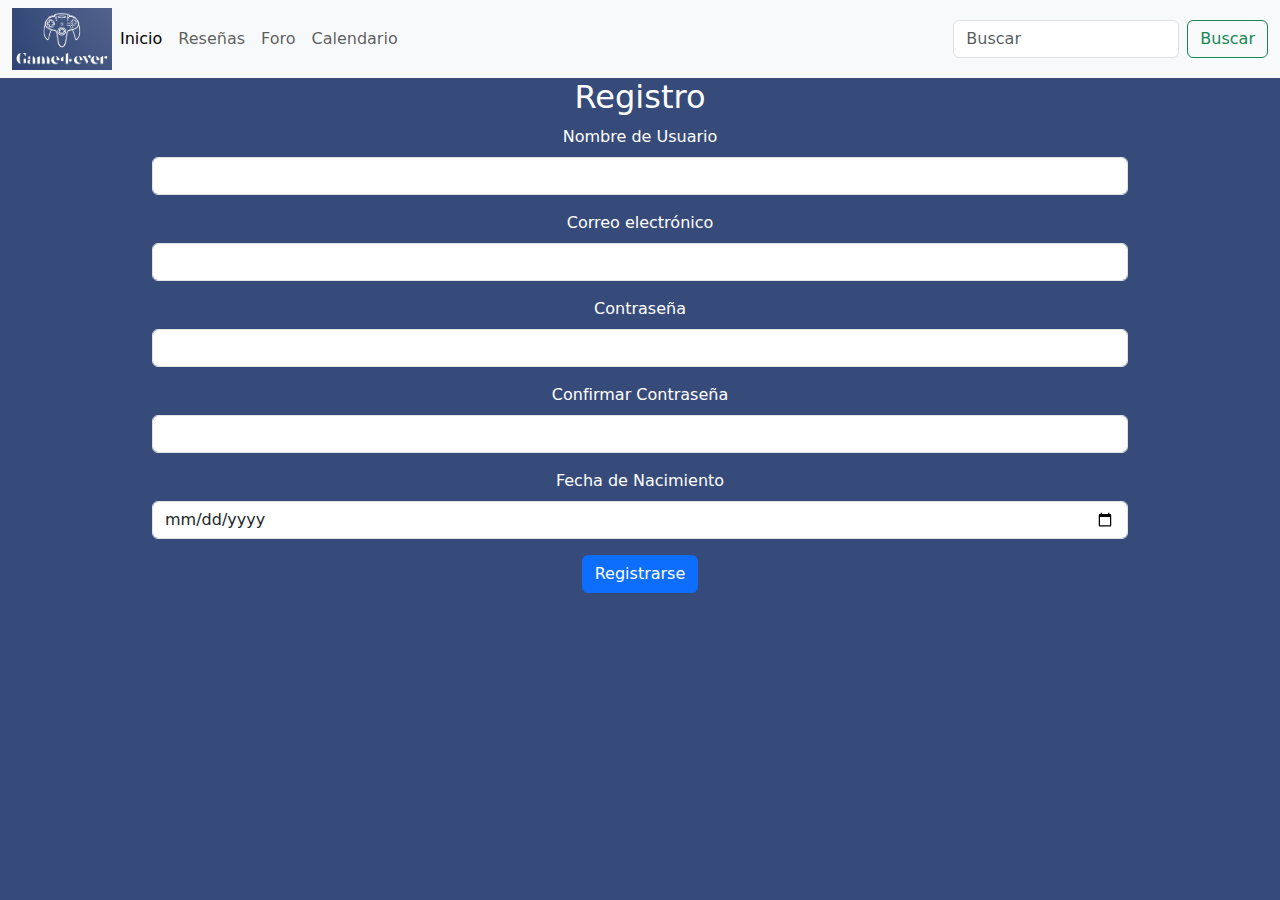
<file: registro.html>
<!DOCTYPE html>
<html lang="es">

<head>
    <meta charset="UTF-8">
    <title></title>
    <link href="https://cdn.jsdelivr.net/npm/bootstrap@5.3.2/dist/css/bootstrap.min.css" rel="stylesheet"
        integrity="sha384-T3c6CoIi6uLrA9TneNEoa7RxnatzjcDSCmG1MXxSR1GAsXEV/Dwwykc2MPK8M2HN" crossorigin="anonymous">
    <link rel="stylesheet" href="css/bootstrap.css">
    <link rel="stylesheet" href="css/bootstrap.min.css">
    <link rel="stylesheet" href="css/estiloregistro.css">
</head>

<body>
    

    <nav class="navbar navbar-expand-lg bg-body-tertiary">
        <div class="container-fluid">
            <img class="logo" src="./assets/images/logo.png">
            <button class="navbar-toggler" type="button" data-bs-toggle="collapse"
                data-bs-target="#navbarSupportedContent" aria-controls="navbarSupportedContent" aria-expanded="false"
                aria-label="Toggle navigation">
                <span class="navbar-toggler-icon"></span>
            </button>
            <div class="collapse navbar-collapse" id="navbarSupportedContent">
                <ul class="navbar-nav me-auto mb-2 mb-lg-0">
                    <li class="nav-item">
                        <a class="nav-link active" aria-current="page" href="./index.html">Inicio</a>
                    </li>
                    <li class="nav-item">
                        <a class="nav-link" href="./reseñas.html">Reseñas</a>
                    </li>
                    <li class="nav-item dropdown">
                        <a class="nav-link" href="./foro.html">Foro</a>
                    </li>
                    <li class="nav-item">
                        <a class="nav-link" href="./calendario.html">Calendario</a>
                    </li>
                </ul>
                <form class="d-flex" role="search">
                    <input class="form-control me-2" type="search" placeholder="Buscar" aria-label="Search">
                    <button class="btn btn-outline-success" type="submit">Buscar</button>
                </form>
            </div>
        </div>
    </nav>

    <!-- form registro -->
    <div class="container">
        <h2>Registro</h2>
        <form action="./index.html">
            <div class="mb-3">
                <label for="nombre" class="form-label">Nombre de Usuario</label>
                <input type="text" class="form-control" id="nombre" name="nombre" required>
            </div>

            <div class="mb-3">
                <label for="correo" class="form-label">Correo electrónico</label>
                <input type="email" class="form-control" id="correo" name="correo" required>
            </div>

            <div class="mb-3">
                <label for="contrasena" class="form-label">Contraseña</label>
                <input type="password" class="form-control" id="contrasena" name="contrasena" required>
            </div>

            <div class="mb-3">
                <label for="confirmarContrasena" class="form-label">Confirmar Contraseña</label>
                <input type="password" class="form-control" id="confirmarContrasena" name="confirmarContrasena"
                    required>
            </div>

            <div class="mb-3">
                <label for="fechaNacimiento" class="form-label">Fecha de Nacimiento</label>
                <input type="date" class="form-control" id="fechaNacimiento" name="fechaNacimiento" required>
            </div>

            <button type="submit" class="btn btn-primary">Registrarse</button>
        </form>
    </div>
</body>

<script src="./js/bootstrap.js"></script>
<script src="./js/bootstrap.min.js"></script>

</html>
</file>
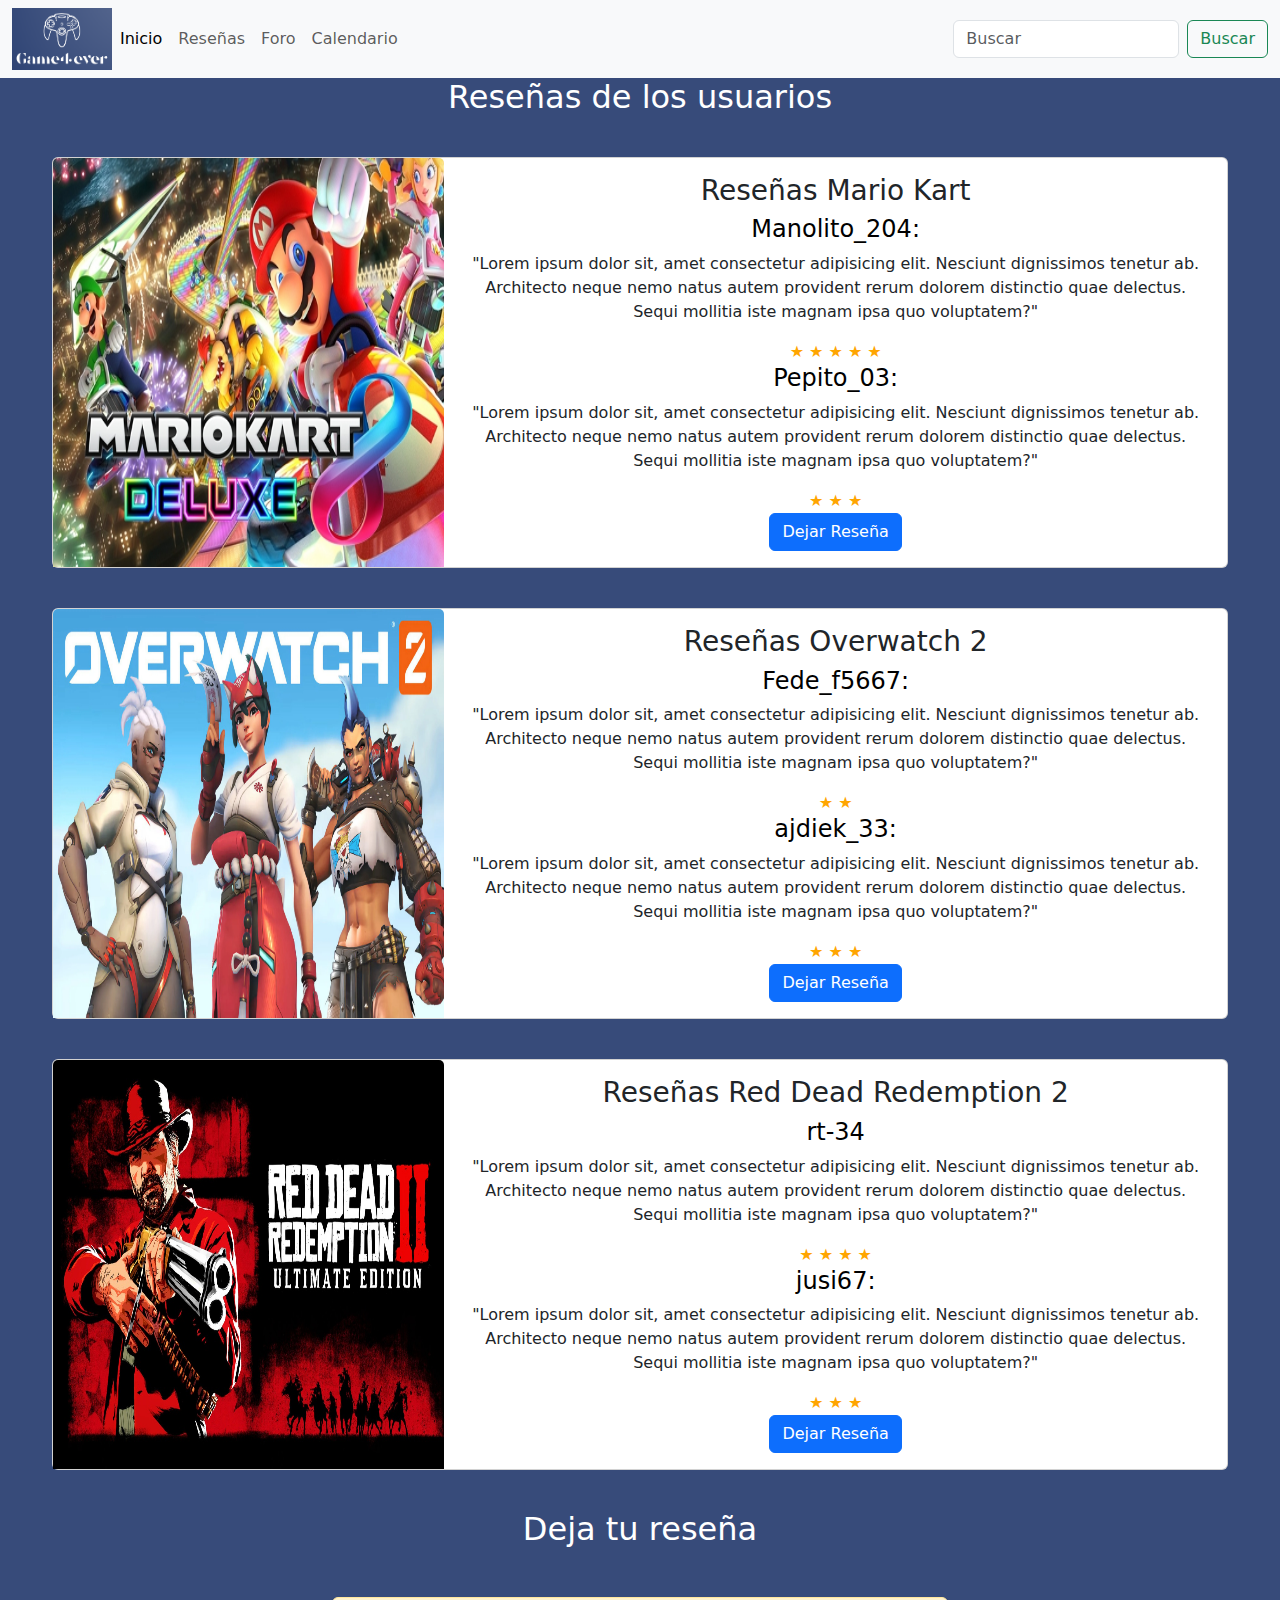
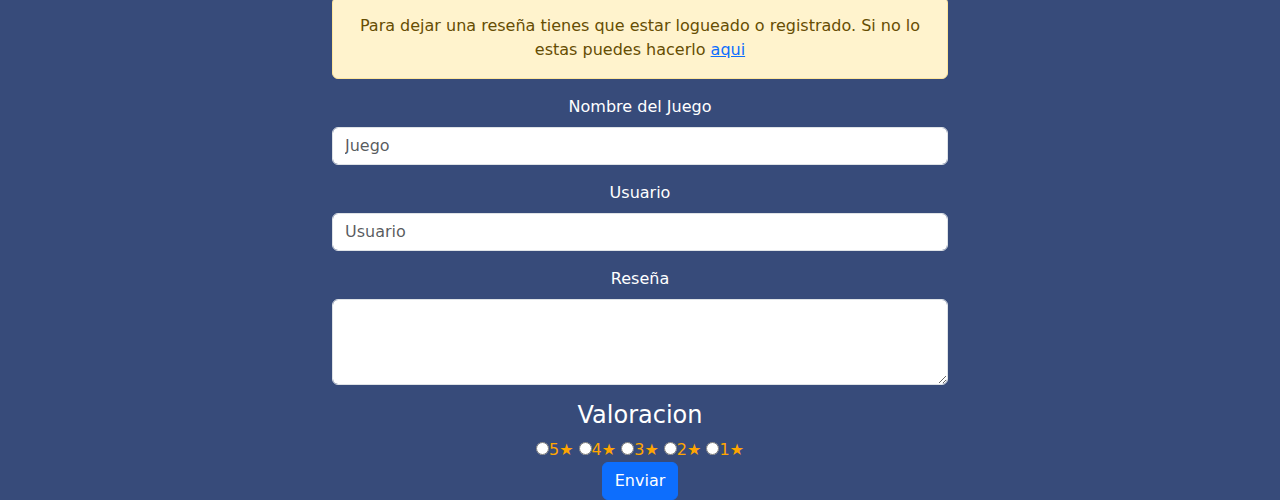
<file: reseñas.html>
<!DOCTYPE html>
<html lang="es">

<head>
    <meta charset="UTF-8">
    <title></title>
    <link href="https://cdn.jsdelivr.net/npm/bootstrap@5.3.2/dist/css/bootstrap.min.css" rel="stylesheet"
        integrity="sha384-T3c6CoIi6uLrA9TneNEoa7RxnatzjcDSCmG1MXxSR1GAsXEV/Dwwykc2MPK8M2HN" crossorigin="anonymous">
    <link rel="stylesheet" href="css/bootstrap.css">
    <link rel="stylesheet" href="css/bootstrap.min.css">
    <link rel="stylesheet" href="css/estiloreseñas.css">
</head>

<body>
    <!-- MENU -->

    <nav class="navbar navbar-expand-lg bg-body-tertiary">
        <div class="container-fluid">
            <img class="logo" src="./assets/images/logo.png">
            <button class="navbar-toggler" type="button" data-bs-toggle="collapse"
                data-bs-target="#navbarSupportedContent" aria-controls="navbarSupportedContent" aria-expanded="false"
                aria-label="Toggle navigation">
                <span class="navbar-toggler-icon"></span>
            </button>
            <div class="collapse navbar-collapse" id="navbarSupportedContent">
                <ul class="navbar-nav me-auto mb-2 mb-lg-0">
                    <li class="nav-item">
                        <a class="nav-link active" aria-current="page" href="./index.html">Inicio</a>
                    </li>
                    <li class="nav-item">
                        <a class="nav-link" href="./reseñas.html">Reseñas</a>
                    </li>
                    <li class="nav-item dropdown">
                        <a class="nav-link" href="./foro.html">Foro</a>
                    </li>
                    <li class="nav-item">
                        <a class="nav-link" href="./calendario.html">Calendario</a>
                    </li>
                </ul>
                <form class="d-flex" role="search">
                    <input class="form-control me-2" type="search" placeholder="Buscar" aria-label="Search">
                    <button class="btn btn-outline-success" type="submit">Buscar</button>
                </form>
            </div>
        </div>
    </nav>

    <div class="container">
        <!-- RESEÑAS -->

        <section>
            <article class="article">
                <h2>Reseñas de los usuarios</h2>

                <!-- CARD 1 -->
                <div class="card">
                    <div class="row g-0">
                        <div class="col-md-4">
                            <img src="./assets/images/mariokart.jpg" class="card-img-top">
                        </div>
                        <div class="col-md-8">
                            <div class="card-body">
                                <h3 class="card-title">Reseñas Mario Kart</h3>

                                <div>
                                    <h4 class="hcard">Manolito_204:</h4>
                                    <p class="card-text">"Lorem ipsum dolor sit, amet consectetur adipisicing elit.
                                        Nesciunt dignissimos tenetur ab. Architecto neque nemo natus autem provident
                                        rerum dolorem distinctio quae delectus. Sequi mollitia iste magnam ipsa quo
                                        voluptatem?"</p>
                                    <div class="rating">
                                        &#9733;
                                        &#9733;
                                        &#9733;
                                        &#9733;
                                        &#9733;
                                    </div>

                                </div>

                                <div>
                                    <h4 class="hcard">Pepito_03:</h4>
                                    <p class="card-text">"Lorem ipsum dolor sit, amet consectetur adipisicing elit.
                                        Nesciunt dignissimos tenetur ab. Architecto neque nemo natus autem provident
                                        rerum dolorem distinctio quae delectus. Sequi mollitia iste magnam ipsa quo
                                        voluptatem?"</p>
                                    <div class="rating">
                                        &#9733;
                                        &#9733;
                                        &#9733;

                                    </div>

                                </div>


                                <a href="#form" class="btn btn-primary">Dejar Reseña</a>

                            </div>
                        </div>
                    </div>
                </div>

                <!-- CARD 2 -->
                <div class="card">
                    <div class="row g-0">
                        <div class="col-md-4">
                            <img src="./assets/images/overwatch2.webp" class="card-img-top">
                        </div>
                        <div class="col-md-8">
                            <div class="card-body">
                                <h3 class="card-title">Reseñas Overwatch 2</h3>

                                <div>
                                    <h4 class="hcard">Fede_f5667:</h4>
                                    <p class="card-text">"Lorem ipsum dolor sit, amet consectetur adipisicing elit.
                                        Nesciunt dignissimos tenetur ab. Architecto neque nemo natus autem provident
                                        rerum dolorem distinctio quae delectus. Sequi mollitia iste magnam ipsa quo
                                        voluptatem?"</p>
                                    <div class="rating">
                                        &#9733;
                                        &#9733;

                                    </div>

                                </div>

                                <div>
                                    <h4 class="hcard">ajdiek_33:</h4>
                                    <p class="card-text">"Lorem ipsum dolor sit, amet consectetur adipisicing elit.
                                        Nesciunt dignissimos tenetur ab. Architecto neque nemo natus autem provident
                                        rerum dolorem distinctio quae delectus. Sequi mollitia iste magnam ipsa quo
                                        voluptatem?"</p>
                                    <div class="rating">
                                        &#9733;
                                        &#9733;
                                        &#9733;

                                    </div>

                                </div>




                                <a href="#form" class="btn btn-primary">Dejar Reseña</a>

                            </div>
                        </div>
                    </div>
                </div>

                <!-- CARD 3 -->

                <div class="card">
                    <div class="row g-0">
                        <div class="col-md-4">
                            <img src="./assets/images/reddead.jpeg" class="card-img-top">
                        </div>
                        <div class="col-md-8">
                            <div class="card-body">
                                <h3 class="card-title">Reseñas Red Dead Redemption 2</h3>

                                <div>
                                    <h4 class="hcard">rt-34</h4>
                                    <p class="card-text">"Lorem ipsum dolor sit, amet consectetur adipisicing elit.
                                        Nesciunt dignissimos tenetur ab. Architecto neque nemo natus autem provident
                                        rerum dolorem distinctio quae delectus. Sequi mollitia iste magnam ipsa quo
                                        voluptatem?"</p>
                                    <div class="rating">
                                        &#9733;
                                        &#9733;
                                        &#9733;
                                        &#9733;

                                    </div>

                                </div>

                                <div>
                                    <h4 class="hcard">jusi67:</h4>
                                    <p class="card-text">"Lorem ipsum dolor sit, amet consectetur adipisicing elit.
                                        Nesciunt dignissimos tenetur ab. Architecto neque nemo natus autem provident
                                        rerum dolorem distinctio quae delectus. Sequi mollitia iste magnam ipsa quo
                                        voluptatem?"</p>
                                    <div class="rating">
                                        &#9733;
                                        &#9733;
                                        &#9733;

                                    </div>

                                </div>




                                <a href="#form" class="btn btn-primary">Dejar Reseña</a>

                            </div>
                        </div>
                    </div>
                </div>


            </article>

            <!-- FORM PARA DEJAR RESEÑA -->
            <article class="article">
                <h2>Deja tu reseña</h2>
                <div class="container mt-5">
                    <div class="w-50 mx-auto">
                        <div class="alert alert-warning" role="alert">
                            Para dejar una reseña tienes que estar logueado o registrado.
                            Si no lo estas puedes hacerlo <a href="./registro.html">aqui</a>
                        </div>
                        <form id="form">
                            <div class="mb-3">
                                <label for="exampleFormControlInput1" class="form-label">Nombre del Juego</label>
                                <input type="text" class="form-control" id="exampleFormControlInput1"
                                    placeholder="Juego">
                            </div>
                            <div class="mb-3">
                                <label for="exampleFormControlInput1" class="form-label">Usuario</label>
                                <input type="text" class="form-control" id="exampleFormControlInput1"
                                    placeholder="Usuario">
                            </div>
                            <div class="mb-3">
                                <label for="exampleFormControlTextarea1" class="form-label">Reseña</label>
                                <textarea class="form-control" id="exampleFormControlTextarea1" rows="3"></textarea>
                            </div>
                            <div class="rating">
                                <h4>Valoracion</h4>
                                <input type="radio" id="star5" name="rating" value="5">5<label
                                    for="star5">&#9733;</label>
                                <input type="radio" id="star4" name="rating" value="4">4<label
                                    for="star4">&#9733;</label>
                                <input type="radio" id="star3" name="rating" value="3">3<label
                                    for="star3">&#9733;</label>
                                <input type="radio" id="star2" name="rating" value="2">2<label
                                    for="star2">&#9733;</label>
                                <input type="radio" id="star1" name="rating" value="1">1<label
                                    for="star1">&#9733;</label>
                            </div>
                            <button type="submit" class="btn btn-primary">Enviar</button>
                        </form>
                    </div>
                </div>
            </article>



        </section>
    </div>
</body>

<script src="./js/bootstrap.js"></script>
<script src="./js/bootstrap.min.js"></script>

</html>
</file>
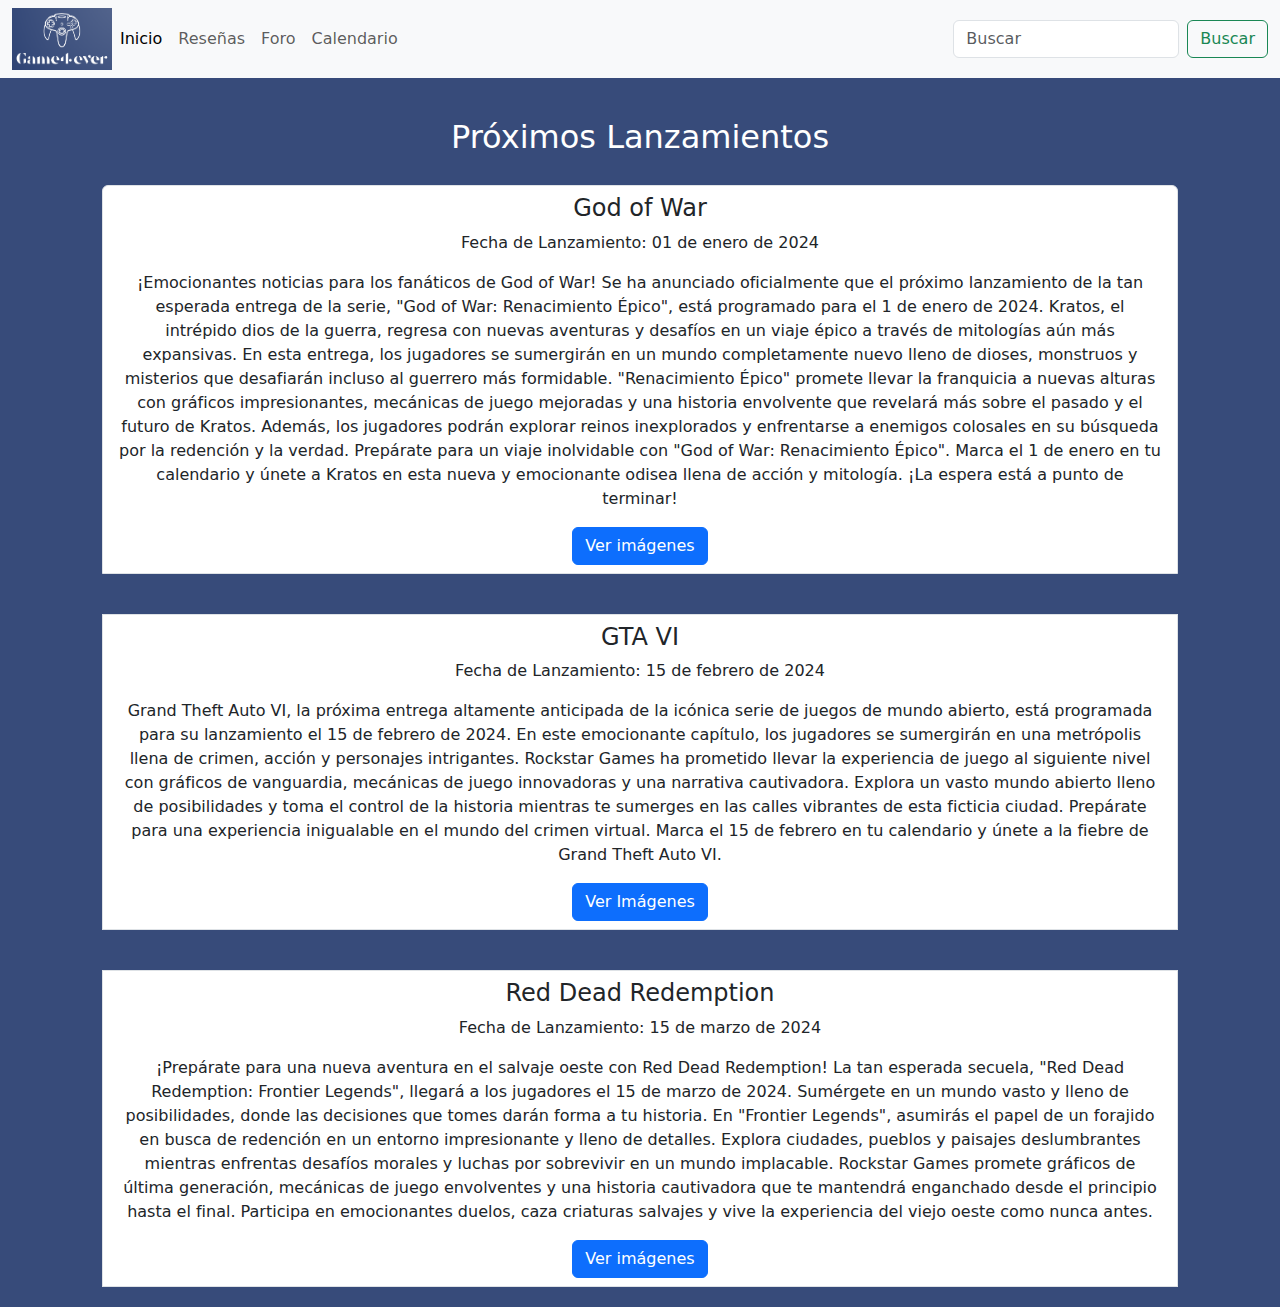
<file: pages/calendario.html>
<!DOCTYPE html>
<html lang="es">

<head>
    <meta charset="UTF-8">
    <title></title>
    <link href="https://cdn.jsdelivr.net/npm/bootstrap@5.3.2/dist/css/bootstrap.min.css" rel="stylesheet"
        integrity="sha384-T3c6CoIi6uLrA9TneNEoa7RxnatzjcDSCmG1MXxSR1GAsXEV/Dwwykc2MPK8M2HN" crossorigin="anonymous">
    <link rel="stylesheet" href="../css/bootstrap.css">
    <link rel="stylesheet" href="../css/bootstrap.min.css">
    <link rel="stylesheet" href="../css/estilocalendario.css">
</head>

<body>
    <!-- MENU -->

    <nav class="navbar navbar-expand-lg bg-body-tertiary">
        <div class="container-fluid">
            <img class="logo" src="../assets/images/logo.png">
            <button class="navbar-toggler" type="button" data-bs-toggle="collapse"
                data-bs-target="#navbarSupportedContent" aria-controls="navbarSupportedContent" aria-expanded="false"
                aria-label="Toggle navigation">
                <span class="navbar-toggler-icon"></span>
            </button>
            <div class="collapse navbar-collapse" id="navbarSupportedContent">
                <ul class="navbar-nav me-auto mb-2 mb-lg-0">
                    <li class="nav-item">
                        <a class="nav-link active" aria-current="page" href="../index.html">Inicio</a>
                    </li>
                    <li class="nav-item">
                        <a class="nav-link" href="./reseñas.html">Reseñas</a>
                    </li>
                    <li class="nav-item dropdown">
                        <a class="nav-link" href="./foro.html">Foro</a>
                    </li>
                    <li class="nav-item">
                        <a class="nav-link" href="./calendario.html">Calendario</a>
                    </li>
                </ul>
                <form class="d-flex" role="search">
                    <input class="form-control me-2" type="search" placeholder="Buscar" aria-label="Search">
                    <button class="btn btn-outline-success" type="submit">Buscar</button>
                </form>
            </div>
        </div>
    </nav>

    <div class="container">
        <!-- CALENDARIO DE LANZAMIENTOS -->
        <section class="section">
            <h2>Próximos Lanzamientos</h2>

            <ul class="list-group">
                <li class="list-group-item">
                    <div class="row text-center">
                        <div class="col-md-12">
                            <h4>God of War</h4>
                            <p>Fecha de Lanzamiento: 01 de enero de 2024</p>
                            <p>¡Emocionantes noticias para los fanáticos de God of War! Se ha anunciado oficialmente que
                                el próximo lanzamiento de la tan esperada entrega de la serie, "God of War: Renacimiento
                                Épico", está programado para el 1 de enero de 2024. Kratos, el intrépido dios de la
                                guerra, regresa con nuevas aventuras y desafíos en un viaje épico a través de mitologías
                                aún más expansivas. En esta entrega, los jugadores se sumergirán en un mundo
                                completamente nuevo lleno de dioses, monstruos y misterios que desafiarán incluso al
                                guerrero más formidable. "Renacimiento Épico" promete llevar la franquicia a nuevas
                                alturas con gráficos impresionantes, mecánicas de juego mejoradas y una historia
                                envolvente que revelará más sobre el pasado y el futuro de Kratos. Además, los jugadores
                                podrán explorar reinos inexplorados y enfrentarse a enemigos colosales en su búsqueda
                                por la redención y la verdad. Prepárate para un viaje inolvidable con "God of War:
                                Renacimiento Épico". Marca el 1 de enero en tu calendario y únete a Kratos en esta nueva
                                y emocionante odisea llena de acción y mitología. ¡La espera está a punto de terminar!
                            </p>


                            <button type="button" class="btn btn-primary" data-bs-toggle="modal"
                                data-bs-target="#godOfWarModal">
                                Ver imágenes
                            </button>
                        </div>

                    </div>
                </li>



                <!-- MODAL -->
                <div class="modal fade" id="godOfWarModal" tabindex="-1" aria-labelledby="godOfWarModalLabel"
                    aria-hidden="true">
                    <div class="modal-dialog modal-lg">
                        <div class="modal-content">
                            <div class="modal-header">
                                <h5 class="modal-title" id="godOfWarModalLabel">
                                    Imagenes de God Of War</h5>
                                <button type="button" class="btn-close" data-bs-dismiss="modal"
                                    aria-label="Close"></button>
                            </div>
                            <div class="modal-body">
                                <!-- Carrusel -->
                                <div id="godOfWarCarousel" class="carousel slide" data-bs-ride="carousel">
                                    <div class="carousel-inner">

                                        <div class="carousel-item active">
                                            <img src="../assets/images/godofwar.jpg" class="d-block w-100"
                                                alt="Imagen 1">
                                        </div>

                                        <div class="carousel-item">
                                            <img src="../assets/images/godofwar1.webp" class="d-block w-100"
                                                alt="Imagen 2">
                                        </div>

                                        <div class="carousel-item">
                                            <img src="../assets/images/godofwar2.jpeg" class="d-block w-100"
                                                alt="Imagen 3">
                                        </div>

                                    </div>

                                    <button class="carousel-control-prev" type="button"
                                        data-bs-target="#godOfWarCarousel" data-bs-slide="prev">
                                        <span class="carousel-control-prev-icon" aria-hidden="true"></span>
                                        <span class="visually-hidden">Anterior</span>
                                    </button>
                                    <button class="carousel-control-next" type="button"
                                        data-bs-target="#godOfWarCarousel" data-bs-slide="next">
                                        <span class="carousel-control-next-icon" aria-hidden="true"></span>
                                        <span class="visually-hidden">Siguiente</span>
                                    </button>
                                </div>
                            </div>
                            <div class="modal-footer">
                                <button type="button" class="btn btn-secondary" data-bs-dismiss="modal">Cerrar</button>
                            </div>
                        </div>
                    </div>
                </div>


                <!-- Juego 2 -->
                <li class="list-group-item">
                    <div class="row text-center">
                        <div class="col-md-12">
                            <h4>GTA VI</h4>
                            <p>Fecha de Lanzamiento: 15 de febrero de 2024</p>
                            <p>Grand Theft Auto VI, la próxima entrega altamente anticipada de la icónica serie de
                                juegos de mundo abierto, está programada para su lanzamiento el 15 de febrero de 2024.
                                En este emocionante capítulo, los jugadores se sumergirán en una metrópolis llena de
                                crimen, acción y personajes intrigantes.

                                Rockstar Games ha prometido llevar la experiencia de juego al siguiente nivel con
                                gráficos de vanguardia, mecánicas de juego innovadoras y una narrativa cautivadora.
                                Explora un vasto mundo abierto lleno de posibilidades y toma el control de la historia
                                mientras te sumerges en las calles vibrantes de esta ficticia ciudad.

                                Prepárate para una experiencia inigualable en el mundo del crimen virtual. Marca el 15
                                de febrero en tu calendario y únete a la fiebre de Grand Theft Auto VI.
                            </p>


                            <button type="button" class="btn btn-primary" data-bs-toggle="modal"
                                data-bs-target="#gtaVIModal">
                                Ver Imágenes
                            </button>
                        </div>
                    </div>
                </li>

                <!-- Modal -->
                <div class="modal fade" id="gtaVIModal" tabindex="-1" aria-labelledby="gtaVIModalLabel"
                    aria-hidden="true">
                    <div class="modal-dialog modal-lg">
                        <div class="modal-content">
                            <div class="modal-header">
                                <h5 class="modal-title" id="gtaVIModalLabel">Imágenes de GTA VI</h5>
                                <button type="button" class="btn-close" data-bs-dismiss="modal"
                                    aria-label="Close"></button>
                            </div>
                            <div class="modal-body">
                                <!-- Carrusel -->
                                <div id="gtaVICarousel" class="carousel slide" data-bs-ride="carousel">
                                    <div class="carousel-inner">

                                        <div class="carousel-item active">
                                            <img src="../assets/images/gta6_!.webp" class="d-block w-100" alt="Imagen 1">
                                        </div>

                                        <div class="carousel-item">
                                            <img src="../assets/images/gta6_2.webp" class="d-block w-100" alt="Imagen 2">
                                        </div>

                                        <div class="carousel-item">
                                            <img src="../assets/images/gta6_3.webp" class="d-block w-100" alt="Imagen 3">
                                        </div>

                                    </div>

                                    <button class="carousel-control-prev" type="button" data-bs-target="#gtaVICarousel"
                                        data-bs-slide="prev">
                                        <span class="carousel-control-prev-icon" aria-hidden="true"></span>
                                        <span class="visually-hidden">Anterior</span>
                                    </button>
                                    <button class="carousel-control-next" type="button" data-bs-target="#gtaVICarousel"
                                        data-bs-slide="next">
                                        <span class="carousel-control-next-icon" aria-hidden="true"></span>
                                        <span class="visually-hidden">Siguiente</span>
                                    </button>
                                </div>
                            </div>
                            <div class="modal-footer">
                                <button type="button" class="btn btn-secondary" data-bs-dismiss="modal">Cerrar</button>
                            </div>
                        </div>
                    </div>
                </div>


                <!-- JUEGO 3 -->
                <li class="list-group-item">
                    <div class="row text-center">
                        <div class="col-md-12">
                            <h4>Red Dead Redemption</h4>
                            <p>Fecha de Lanzamiento: 15 de marzo de 2024</p>
                            <p>¡Prepárate para una nueva aventura en el salvaje oeste con Red Dead Redemption! La tan
                                esperada
                                secuela, "Red Dead Redemption: Frontier Legends", llegará a los jugadores el 15 de marzo
                                de 2024.
                                Sumérgete en un mundo vasto y lleno de posibilidades, donde las decisiones que tomes
                                darán forma a tu
                                historia.
                                En "Frontier Legends", asumirás el papel de un forajido en busca de redención en un
                                entorno
                                impresionante y lleno de detalles. Explora ciudades, pueblos y paisajes deslumbrantes
                                mientras
                                enfrentas desafíos morales y luchas por sobrevivir en un mundo implacable.
                                Rockstar Games promete gráficos de última generación, mecánicas de juego envolventes y
                                una historia
                                cautivadora que te mantendrá enganchado desde el principio hasta el final. Participa en
                                emocionantes
                                duelos, caza criaturas salvajes y vive la experiencia del viejo oeste como nunca antes.
                            </p>


                            <button type="button" class="btn btn-primary" data-bs-toggle="modal"
                                data-bs-target="#redDeadModal">
                                Ver imágenes
                            </button>
                        </div>
                    </div>
                </li>

                <!-- Modal -->
                <div class="modal fade" id="redDeadModal" tabindex="-1" aria-labelledby="redDeadModalLabel"
                    aria-hidden="true">
                    <div class="modal-dialog modal-xl">
                        <div class="modal-content">
                            <div class="modal-header">
                                <h5 class="modal-title" id="redDeadModalLabel">Detalles de Red Dead Redemption</h5>
                                <button type="button" class="btn-close" data-bs-dismiss="modal"
                                    aria-label="Close"></button>
                            </div>
                            <div class="modal-body">
                                <!-- Carrusel -->
                                <div id="redDeadCarousel" class="carousel slide" data-bs-ride="carousel">
                                    <div class="carousel-inner">

                                        <div class="carousel-item active">
                                            <img src="../assets/images/reddead1.avif" class="d-block w-100"
                                                alt="Red Dead Redemption">
                                        </div>

                                        <div class="carousel-item">
                                            <img src="../assets/images/reddead.jpeg" class="d-block w-100"
                                                alt="Red Dead Redemption">
                                        </div>


                                    </div>

                                    <button class="carousel-control-prev" type="button"
                                        data-bs-target="#redDeadCarousel" data-bs-slide="prev">
                                        <span class="carousel-control-prev-icon" aria-hidden="true"></span>
                                        <span class="visually-hidden">Previous</span>
                                    </button>
                                    <button class="carousel-control-next" type="button"
                                        data-bs-target="#redDeadCarousel" data-bs-slide="next">
                                        <span class="carousel-control-next-icon" aria-hidden="true"></span>
                                        <span class="visually-hidden">Next</span>
                                    </button>
                                </div>



                            </div>
                            <div class="modal-footer">
                                <button type="button" class="btn btn-secondary" data-bs-dismiss="modal">Cerrar</button>

                            </div>
                        </div>
                    </div>
                </div>


            </ul>
        </section>

    </div>



</body>
<script src="../js/bootstrap.js"></script>
<script src="../js/bootstrap.min.js"></script>

</html>
</file>
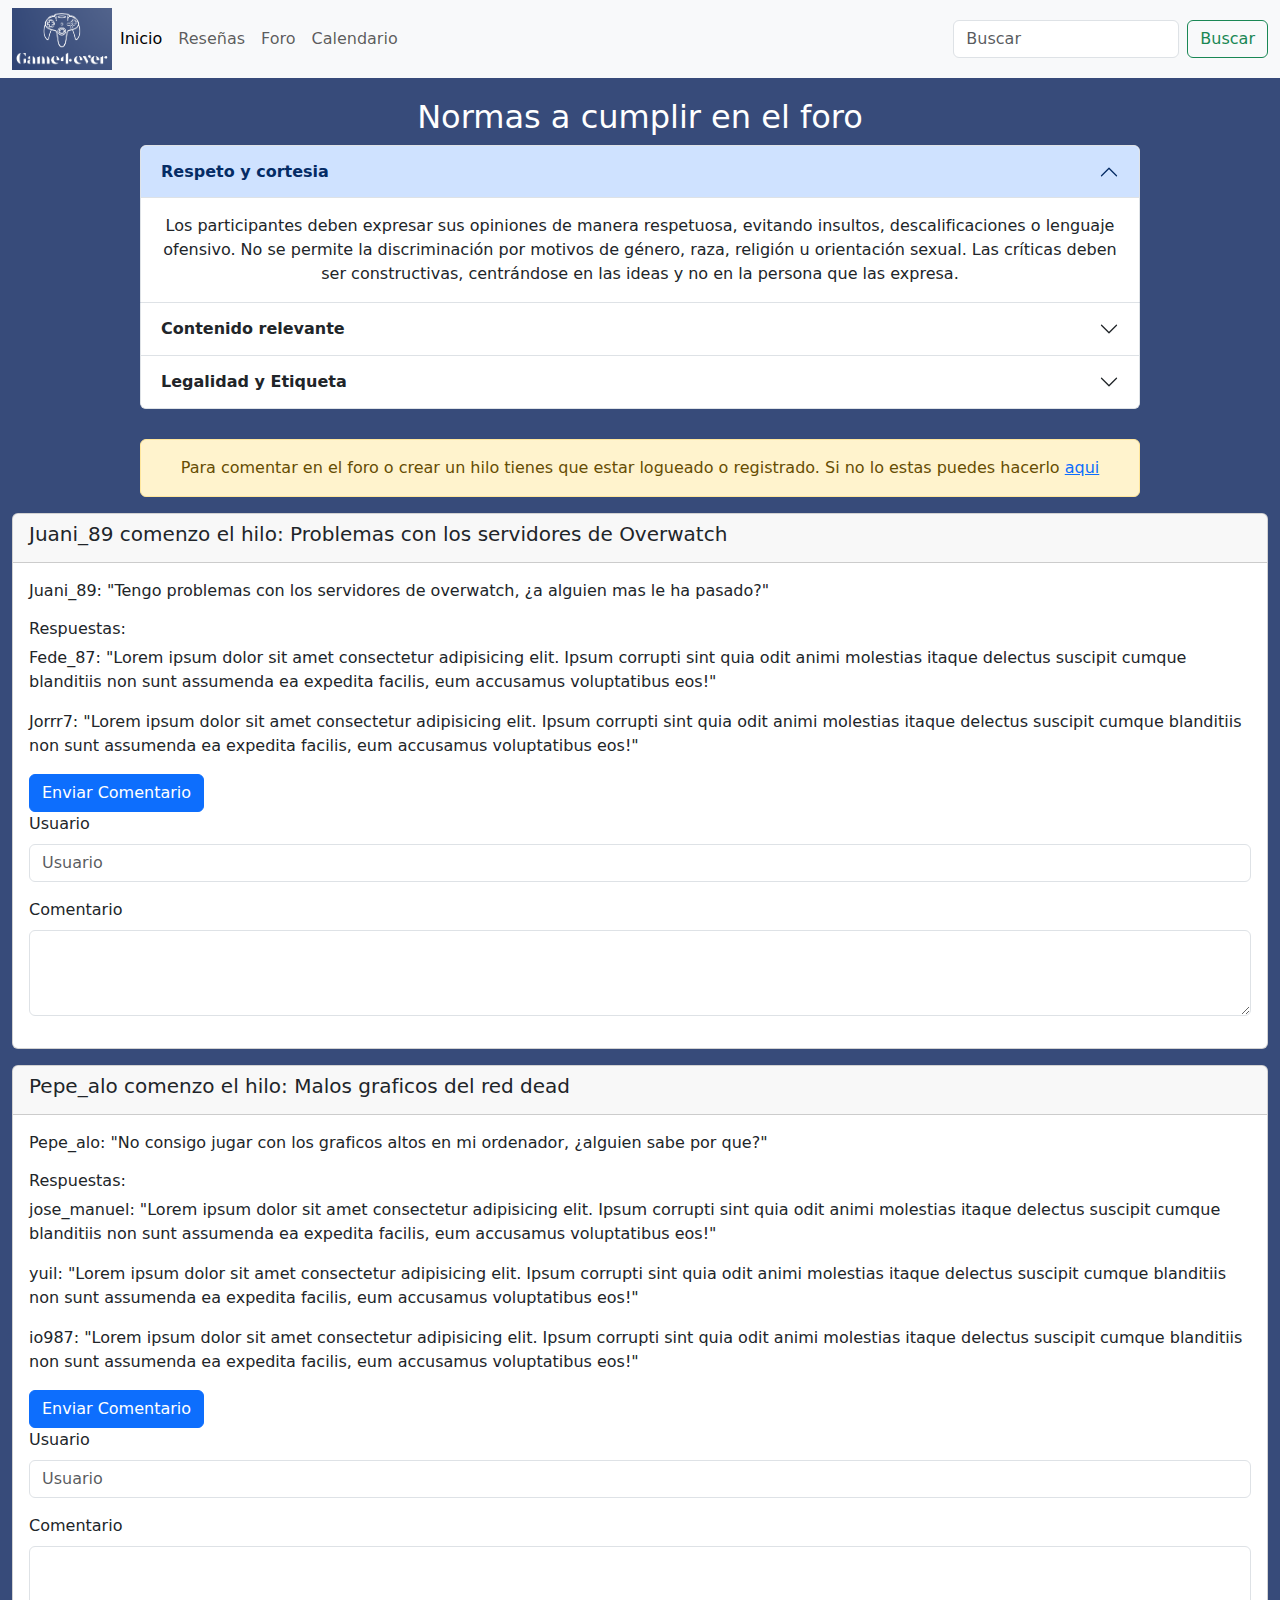
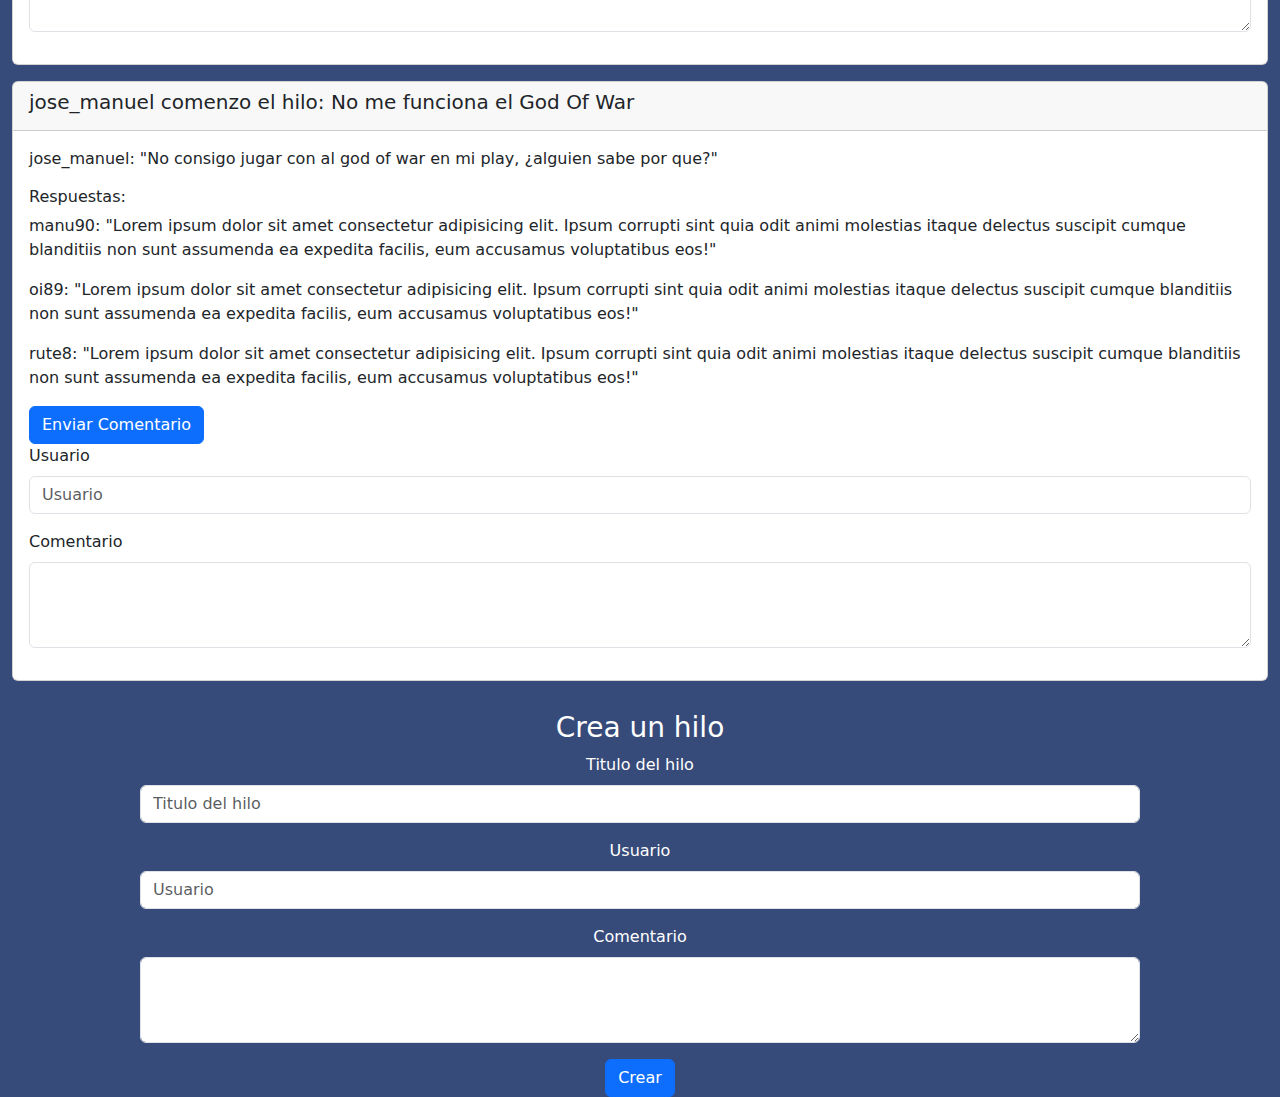
<file: pages/foro.html>
<!DOCTYPE html>
<html lang="es">

<head>
  <meta charset="UTF-8">
  <title></title>
  <link href="https://cdn.jsdelivr.net/npm/bootstrap@5.3.2/dist/css/bootstrap.min.css" rel="stylesheet"
    integrity="sha384-T3c6CoIi6uLrA9TneNEoa7RxnatzjcDSCmG1MXxSR1GAsXEV/Dwwykc2MPK8M2HN" crossorigin="anonymous">
  <link rel="stylesheet" href="../css/bootstrap.css">
  <link rel="stylesheet" href="../css/bootstrap.min.css">
  <link rel="stylesheet" href="../css/estiloforo.css">
</head>

<body>
  <!-- MENU -->

  <nav class="navbar navbar-expand-lg bg-body-tertiary">
    <div class="container-fluid">
      <img class="logo" src="../assets/images/logo.png">
      <button class="navbar-toggler" type="button" data-bs-toggle="collapse" data-bs-target="#navbarSupportedContent"
        aria-controls="navbarSupportedContent" aria-expanded="false" aria-label="Toggle navigation">
        <span class="navbar-toggler-icon"></span>
      </button>
      <div class="collapse navbar-collapse" id="navbarSupportedContent">
        <ul class="navbar-nav me-auto mb-2 mb-lg-0">
          <li class="nav-item">
            <a class="nav-link active" aria-current="page" href="../index.html">Inicio</a>
          </li>
          <li class="nav-item">
            <a class="nav-link" href="./reseñas.html">Reseñas</a>
          </li>
          <li class="nav-item dropdown">
            <a class="nav-link" href="./foro.html">Foro</a>
          </li>
          <li class="nav-item">
            <a class="nav-link" href="./calendario.html">Calendario</a>
          </li>
        </ul>
        <form class="d-flex" role="search">
          <input class="form-control me-2" type="search" placeholder="Buscar" aria-label="Search">
          <button class="btn btn-outline-success" type="submit">Buscar</button>
        </form>
      </div>
    </div>
  </nav>

  <div class="container">
    <!-- FORO -->
    <section>
      <!-- NORMAS -->
      <article class="article">
        <h2>Normas a cumplir en el foro</h2>
        <div class="accordion" id="accordionExample">
          <div class="accordion-item">
            <h2 class="accordion-header">
              <button class="accordion-button" type="button" data-bs-toggle="collapse" data-bs-target="#collapseOne"
                aria-expanded="true" aria-controls="collapseOne">
                <strong>Respeto y cortesia</strong>
              </button>
            </h2>
            <div id="collapseOne" class="accordion-collapse collapse show" data-bs-parent="#accordionExample">
              <div class="accordion-body">
                Los participantes deben expresar sus opiniones de manera respetuosa, evitando insultos,
                descalificaciones o lenguaje ofensivo.
                No se permite la discriminación por motivos de género, raza, religión u orientación sexual.
                Las críticas deben ser constructivas, centrándose en las ideas y no en la persona que las expresa.
              </div>
            </div>
          </div>
          <div class="accordion-item">
            <h2 class="accordion-header">
              <button class="accordion-button collapsed" type="button" data-bs-toggle="collapse"
                data-bs-target="#collapseTwo" aria-expanded="false" aria-controls="collapseTwo">
                <strong>Contenido relevante</strong>
              </button>
            </h2>
            <div id="collapseTwo" class="accordion-collapse collapse" data-bs-parent="#accordionExample">
              <div class="accordion-body">
                Los temas de discusión deben estar relacionados con videojuegos y ser relevantes para la comunidad.
                Evitar el spam y la publicidad no autorizada. La promoción de contenido propio debe realizarse en
                secciones específicas designadas para ello.
                Antes de abrir un nuevo hilo, se recomienda verificar si el tema ya ha sido discutido para evitar
                duplicados.
              </div>
            </div>
          </div>
          <div class="accordion-item">
            <h2 class="accordion-header">
              <button class="accordion-button collapsed" type="button" data-bs-toggle="collapse"
                data-bs-target="#collapseThree" aria-expanded="false" aria-controls="collapseThree">
                <strong>Legalidad y Etiqueta</strong>
              </button>
            </h2>
            <div id="collapseThree" class="accordion-collapse collapse" data-bs-parent="#accordionExample">
              <div class="accordion-body">
                No se permite la publicación o promoción de contenido ilegal, como enlaces a descargas no autorizadas,
                cracks o hacks.
                Evitar spoilers sin advertir previamente. Cuando se discuten detalles importantes de un juego, es
                esencial utilizar etiquetas de spoiler para no arruinar la experiencia a otros usuarios.
                Mantener un lenguaje claro y comprensible. Evitar el uso excesivo de abreviaturas o jerga que pueda
                dificultar la comprensión de otros miembros.
              </div>
            </div>
          </div>
        </div>


      </article>

      <!-- AVISO LOGIN -->
      <article class="article">
        <div class="alert alert-warning" role="alert">
          Para comentar en el foro o crear un hilo tienes que estar logueado o registrado.
          Si no lo estas puedes hacerlo <a href="./registro.html">aqui</a>
        </div>


      </article>

      <!-- FORO -->

      <article>
        <!-- HILO 1 -->
        <div class="card mb-3">
          <div class="card-header">
            <h5 class="card-title">Juani_89 comenzo el hilo: Problemas con los servidores de Overwatch</h5>
          </div>
          <div class="card-body">
            <p class="card-text">Juani_89: "Tengo problemas con los servidores de overwatch, ¿a alguien mas le ha
              pasado?"</p>
            <h6>Respuestas:</h6>
            <p class="card-text">Fede_87: "Lorem ipsum dolor sit amet consectetur adipisicing elit. Ipsum corrupti sint
              quia odit animi molestias itaque delectus suscipit cumque blanditiis non sunt assumenda ea expedita
              facilis, eum accusamus voluptatibus eos!"</p>
            <p class="card-text">Jorrr7: "Lorem ipsum dolor sit amet consectetur adipisicing elit. Ipsum corrupti sint
              quia odit animi molestias itaque delectus suscipit cumque blanditiis non sunt assumenda ea expedita
              facilis, eum accusamus voluptatibus eos!"</p>
            <a href="#" class="btn btn-primary">Enviar Comentario</a>
            <form id="form">

              <div class="mb-3">
                <label for="exampleFormControlInput1" class="form-label">Usuario</label>
                <input type="text" class="form-control" id="exampleFormControlInput1" placeholder="Usuario">
              </div>
              <div class="mb-3">
                <label for="exampleFormControlTextarea1" class="form-label">Comentario</label>
                <textarea class="form-control" id="exampleFormControlTextarea1" rows="3"></textarea>
              </div>


            </form>

          </div>
        </div>

        <!-- HILO 2 -->
        <div class="card mb-3">
          <div class="card-header">
            <h5 class="card-title">Pepe_alo comenzo el hilo: Malos graficos del red dead</h5>
          </div>
          <div class="card-body">
            <p class="card-text">Pepe_alo: "No consigo jugar con los graficos altos en mi ordenador, ¿alguien sabe por
              que?"</p>
            <h6>Respuestas:</h6>
            <p class="card-text">jose_manuel: "Lorem ipsum dolor sit amet consectetur adipisicing elit. Ipsum corrupti
              sint quia odit animi molestias itaque delectus suscipit cumque blanditiis non sunt assumenda ea expedita
              facilis, eum accusamus voluptatibus eos!"</p>
            <p class="card-text">yuil: "Lorem ipsum dolor sit amet consectetur adipisicing elit. Ipsum corrupti sint
              quia odit animi molestias itaque delectus suscipit cumque blanditiis non sunt assumenda ea expedita
              facilis, eum accusamus voluptatibus eos!"</p>
            <p class="card-text">io987: "Lorem ipsum dolor sit amet consectetur adipisicing elit. Ipsum corrupti sint
              quia odit animi molestias itaque delectus suscipit cumque blanditiis non sunt assumenda ea expedita
              facilis, eum accusamus voluptatibus eos!"</p>
            <a href="#" class="btn btn-primary">Enviar Comentario</a>
            <form id="form">

              <div class="mb-3">
                <label for="exampleFormControlInput1" class="form-label">Usuario</label>
                <input type="text" class="form-control" id="exampleFormControlInput1" placeholder="Usuario">
              </div>
              <div class="mb-3">
                <label for="exampleFormControlTextarea1" class="form-label">Comentario</label>
                <textarea class="form-control" id="exampleFormControlTextarea1" rows="3"></textarea>
              </div>


            </form>

          </div>
        </div>

        <!-- HILO 3 -->
        <div class="card mb-3">
          <div class="card-header">
            <h5 class="card-title">jose_manuel comenzo el hilo: No me funciona el God Of War</h5>
          </div>
          <div class="card-body">
            <p class="card-text">jose_manuel: "No consigo jugar con al god of war en mi play, ¿alguien sabe por
              que?"</p>
            <h6>Respuestas:</h6>
            <p class="card-text">manu90: "Lorem ipsum dolor sit amet consectetur adipisicing elit. Ipsum corrupti
              sint quia odit animi molestias itaque delectus suscipit cumque blanditiis non sunt assumenda ea expedita
              facilis, eum accusamus voluptatibus eos!"</p>
            <p class="card-text">oi89: "Lorem ipsum dolor sit amet consectetur adipisicing elit. Ipsum corrupti sint
              quia odit animi molestias itaque delectus suscipit cumque blanditiis non sunt assumenda ea expedita
              facilis, eum accusamus voluptatibus eos!"</p>
            <p class="card-text">rute8: "Lorem ipsum dolor sit amet consectetur adipisicing elit. Ipsum corrupti sint
              quia odit animi molestias itaque delectus suscipit cumque blanditiis non sunt assumenda ea expedita
              facilis, eum accusamus voluptatibus eos!"</p>
            <a href="#" class="btn btn-primary">Enviar Comentario</a>
            <form id="form">

              <div class="mb-3">
                <label for="exampleFormControlInput1" class="form-label">Usuario</label>
                <input type="text" class="form-control" id="exampleFormControlInput1" placeholder="Usuario">
              </div>
              <div class="mb-3">
                <label for="exampleFormControlTextarea1" class="form-label">Comentario</label>
                <textarea class="form-control" id="exampleFormControlTextarea1" rows="3"></textarea>
              </div>


            </form>

          </div>
        </div>
      </article>

      <!-- HILO 4 -->

      <article class="article añadir_hilo">
        <h3>Crea un hilo</h3>
        <form id="form">
          <div class="mb-3">
            <label for="exampleFormControlInput1" class="form-label">Titulo del hilo</label>
            <input type="text" class="form-control" id="exampleFormControlInput1" placeholder="Titulo del hilo">
          </div>
          <div class="mb-3">
            <label for="exampleFormControlInput1" class="form-label">Usuario</label>
            <input type="text" class="form-control" id="exampleFormControlInput1" placeholder="Usuario">
          </div>
          <div class="mb-3">
            <label for="exampleFormControlTextarea1" class="form-label">Comentario</label>
            <textarea class="form-control" id="exampleFormControlTextarea1" rows="3"></textarea>
          </div>

          <button type="submit" class="btn btn-primary">Crear</button>
        </form>
      </article>

    </section>
  </div>

</body>
<script src="../js/bootstrap.js"></script>
<script src="../js/bootstrap.min.js"></script>

</html>
</file>
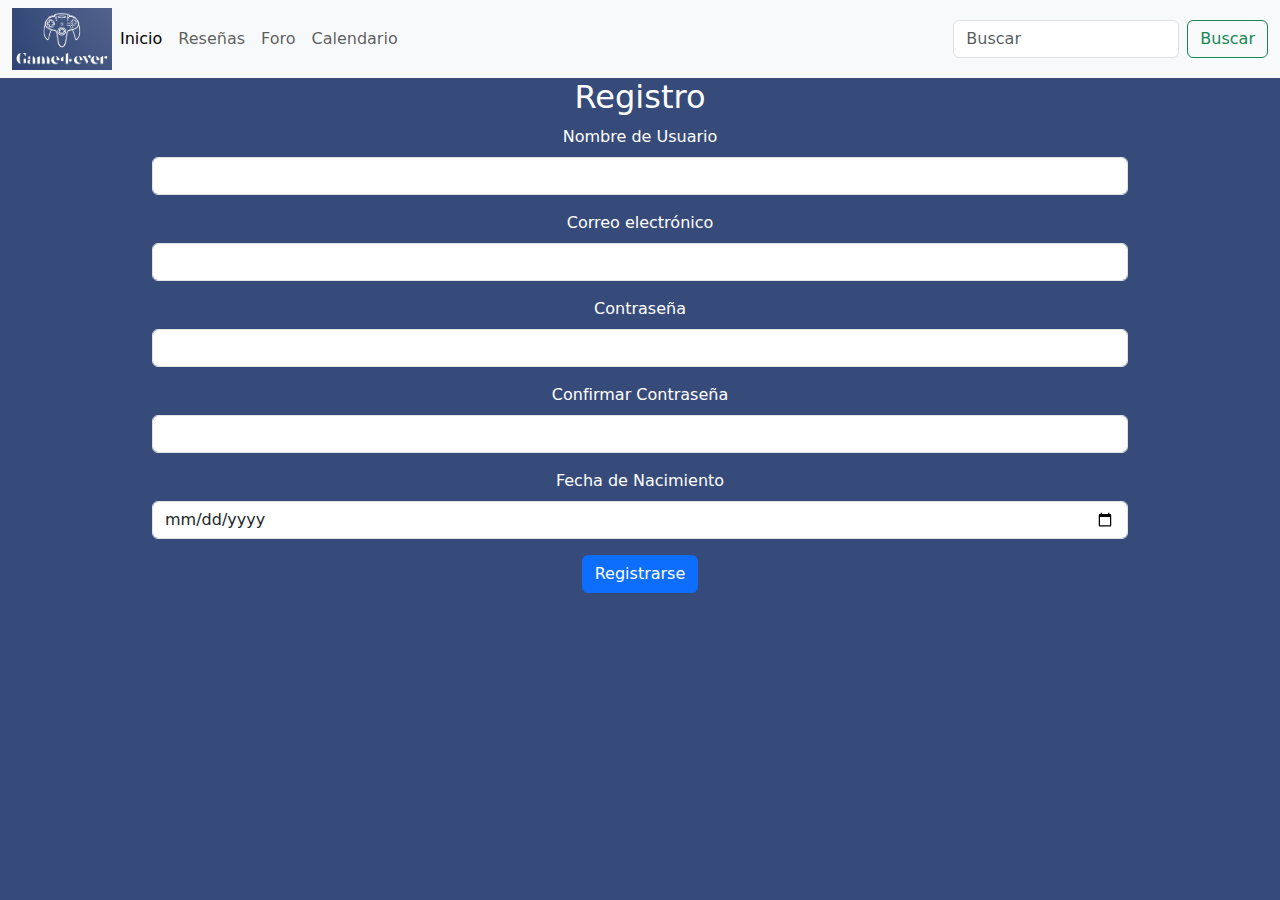
<file: pages/registro.html>
<!DOCTYPE html>
<html lang="es">

<head>
    <meta charset="UTF-8">
    <title></title>
    <link href="https://cdn.jsdelivr.net/npm/bootstrap@5.3.2/dist/css/bootstrap.min.css" rel="stylesheet"
        integrity="sha384-T3c6CoIi6uLrA9TneNEoa7RxnatzjcDSCmG1MXxSR1GAsXEV/Dwwykc2MPK8M2HN" crossorigin="anonymous">
    <link rel="stylesheet" href="../css/bootstrap.css">
    <link rel="stylesheet" href="../css/bootstrap.min.css">
    <link rel="stylesheet" href="../css/estiloregistro.css">
</head>

<body>
    

    <nav class="navbar navbar-expand-lg bg-body-tertiary">
        <div class="container-fluid">
            <img class="logo" src="../assets/images/logo.png">
            <button class="navbar-toggler" type="button" data-bs-toggle="collapse"
                data-bs-target="#navbarSupportedContent" aria-controls="navbarSupportedContent" aria-expanded="false"
                aria-label="Toggle navigation">
                <span class="navbar-toggler-icon"></span>
            </button>
            <div class="collapse navbar-collapse" id="navbarSupportedContent">
                <ul class="navbar-nav me-auto mb-2 mb-lg-0">
                    <li class="nav-item">
                        <a class="nav-link active" aria-current="page" href="../index.html">Inicio</a>
                    </li>
                    <li class="nav-item">
                        <a class="nav-link" href="./reseñas.html">Reseñas</a>
                    </li>
                    <li class="nav-item dropdown">
                        <a class="nav-link" href="./foro.html">Foro</a>
                    </li>
                    <li class="nav-item">
                        <a class="nav-link" href="./calendario.html">Calendario</a>
                    </li>
                </ul>
                <form class="d-flex" role="search">
                    <input class="form-control me-2" type="search" placeholder="Buscar" aria-label="Search">
                    <button class="btn btn-outline-success" type="submit">Buscar</button>
                </form>
            </div>
        </div>
    </nav>

    <!-- form registro -->
    <div class="container">
        <h2>Registro</h2>
        <form action="./index.html">
            <div class="mb-3">
                <label for="nombre" class="form-label">Nombre de Usuario</label>
                <input type="text" class="form-control" id="nombre" name="nombre" required>
            </div>

            <div class="mb-3">
                <label for="correo" class="form-label">Correo electrónico</label>
                <input type="email" class="form-control" id="correo" name="correo" required>
            </div>

            <div class="mb-3">
                <label for="contrasena" class="form-label">Contraseña</label>
                <input type="password" class="form-control" id="contrasena" name="contrasena" required>
            </div>

            <div class="mb-3">
                <label for="confirmarContrasena" class="form-label">Confirmar Contraseña</label>
                <input type="password" class="form-control" id="confirmarContrasena" name="confirmarContrasena"
                    required>
            </div>

            <div class="mb-3">
                <label for="fechaNacimiento" class="form-label">Fecha de Nacimiento</label>
                <input type="date" class="form-control" id="fechaNacimiento" name="fechaNacimiento" required>
            </div>

            <button type="submit" class="btn btn-primary">Registrarse</button>
        </form>
    </div>
</body>

<script src="../js/bootstrap.js"></script>
<script src="../js/bootstrap.min.js"></script>

</html>
</file>
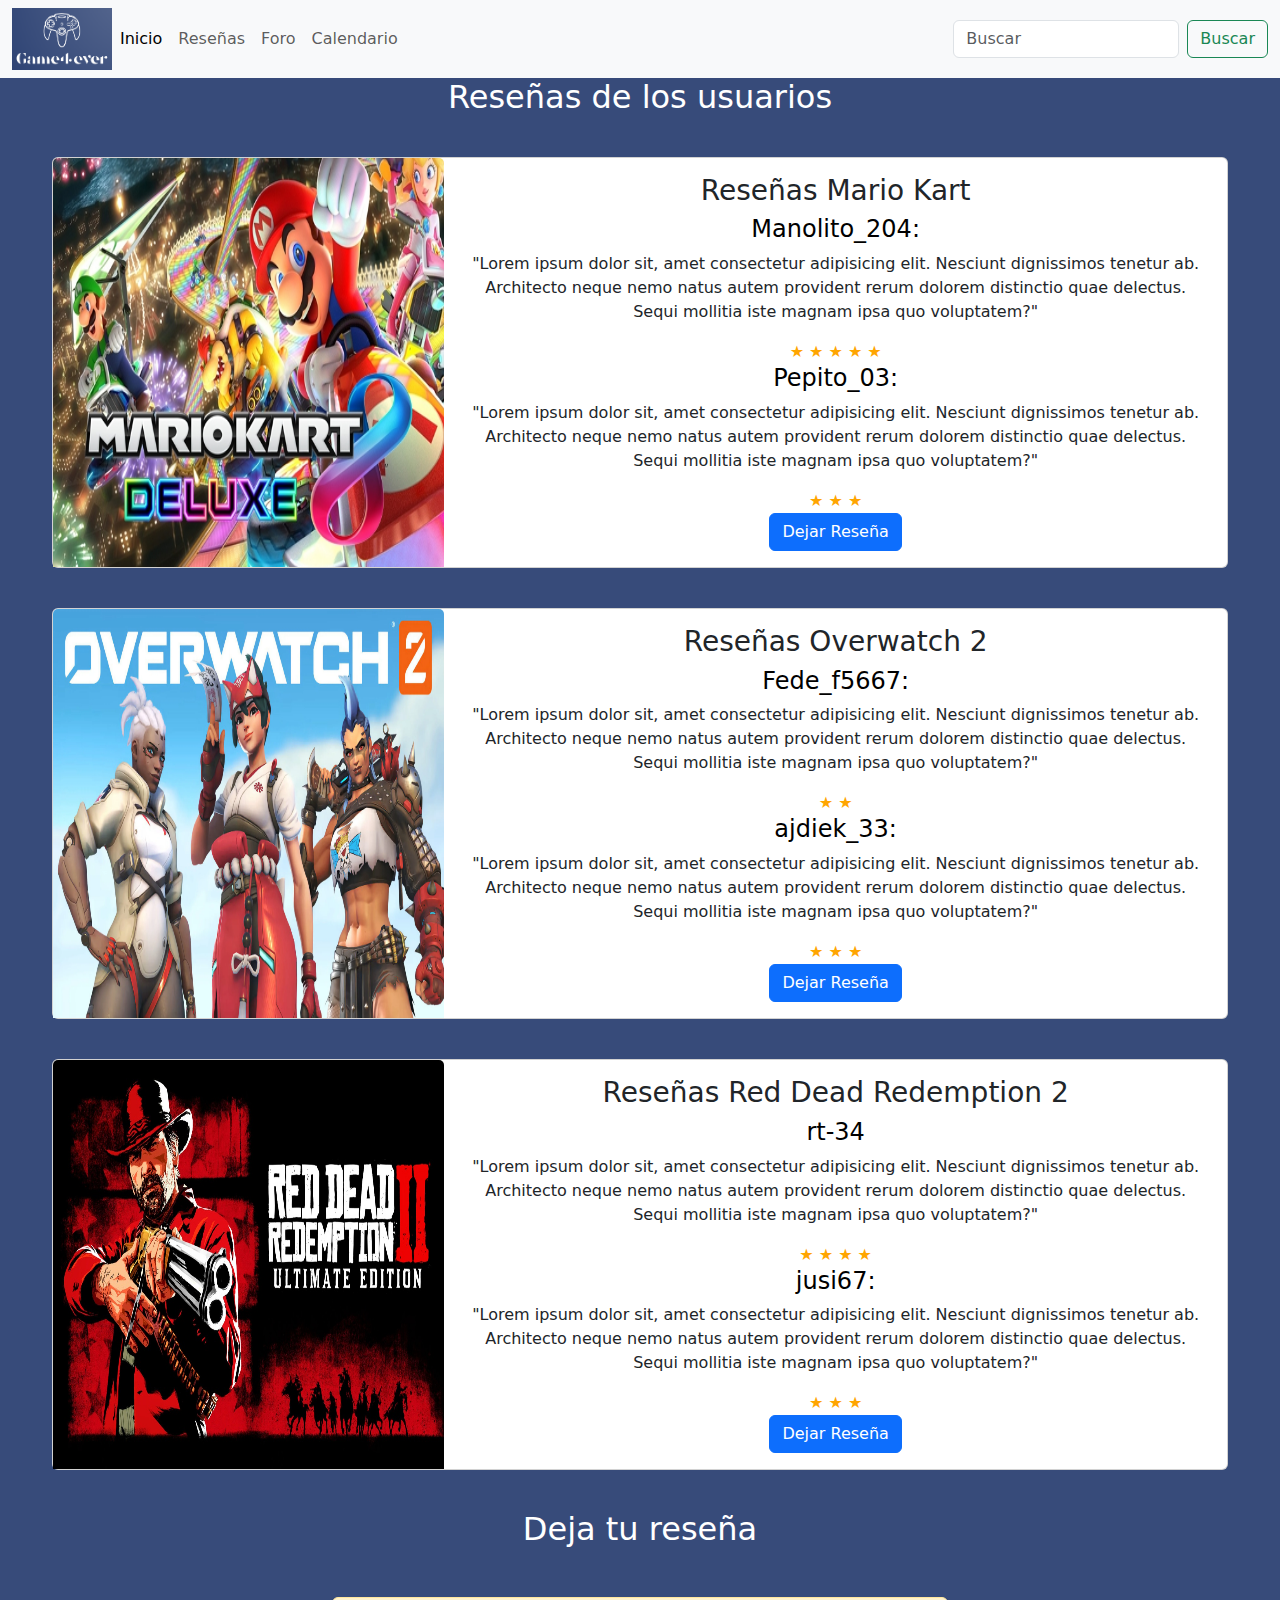
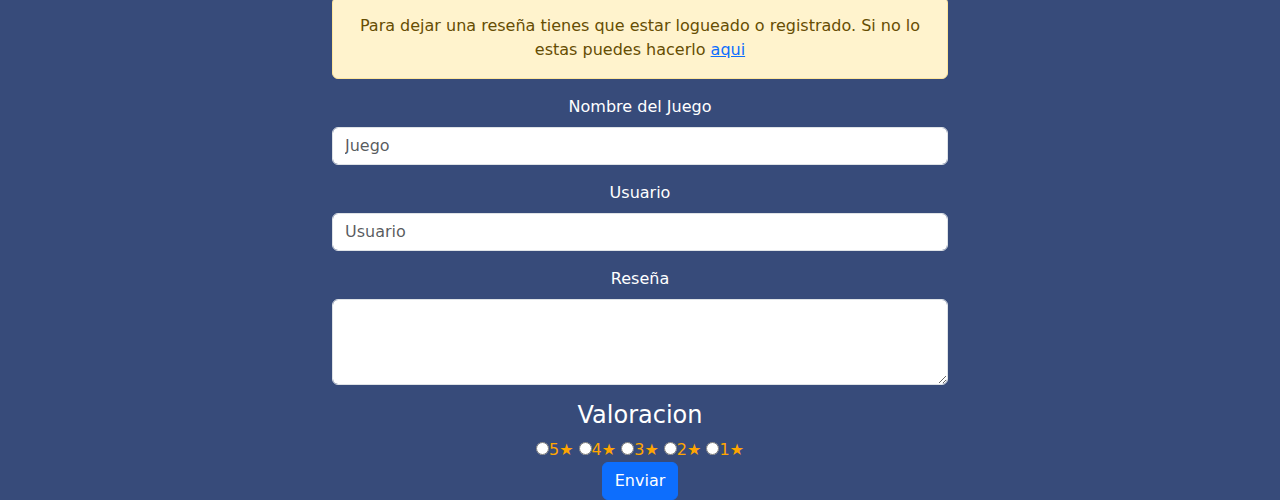
<file: pages/reseñas.html>
<!DOCTYPE html>
<html lang="es">

<head>
    <meta charset="UTF-8">
    <title></title>
    <link href="https://cdn.jsdelivr.net/npm/bootstrap@5.3.2/dist/css/bootstrap.min.css" rel="stylesheet"
        integrity="sha384-T3c6CoIi6uLrA9TneNEoa7RxnatzjcDSCmG1MXxSR1GAsXEV/Dwwykc2MPK8M2HN" crossorigin="anonymous">
    <link rel="stylesheet" href="../css/bootstrap.css">
    <link rel="stylesheet" href="../css/bootstrap.min.css">
    <link rel="stylesheet" href="../css/estiloreseñas.css">
</head>

<body>
    <!-- MENU -->

    <nav class="navbar navbar-expand-lg bg-body-tertiary">
        <div class="container-fluid">
            <img class="logo" src="../assets/images/logo.png">
            <button class="navbar-toggler" type="button" data-bs-toggle="collapse"
                data-bs-target="#navbarSupportedContent" aria-controls="navbarSupportedContent" aria-expanded="false"
                aria-label="Toggle navigation">
                <span class="navbar-toggler-icon"></span>
            </button>
            <div class="collapse navbar-collapse" id="navbarSupportedContent">
                <ul class="navbar-nav me-auto mb-2 mb-lg-0">
                    <li class="nav-item">
                        <a class="nav-link active" aria-current="page" href="../index.html">Inicio</a>
                    </li>
                    <li class="nav-item">
                        <a class="nav-link" href="./reseñas.html">Reseñas</a>
                    </li>
                    <li class="nav-item dropdown">
                        <a class="nav-link" href="./foro.html">Foro</a>
                    </li>
                    <li class="nav-item">
                        <a class="nav-link" href="./calendario.html">Calendario</a>
                    </li>
                </ul>
                <form class="d-flex" role="search">
                    <input class="form-control me-2" type="search" placeholder="Buscar" aria-label="Search">
                    <button class="btn btn-outline-success" type="submit">Buscar</button>
                </form>
            </div>
        </div>
    </nav>

    <div class="container">
        <!-- RESEÑAS -->

        <section>
            <article class="article">
                <h2>Reseñas de los usuarios</h2>

                <!-- CARD 1 -->
                <div class="card">
                    <div class="row g-0">
                        <div class="col-md-4">
                            <img src="../assets/images/mariokart.jpg" class="card-img-top">
                        </div>
                        <div class="col-md-8">
                            <div class="card-body">
                                <h3 class="card-title">Reseñas Mario Kart</h3>

                                <div>
                                    <h4 class="hcard">Manolito_204:</h4>
                                    <p class="card-text">"Lorem ipsum dolor sit, amet consectetur adipisicing elit.
                                        Nesciunt dignissimos tenetur ab. Architecto neque nemo natus autem provident
                                        rerum dolorem distinctio quae delectus. Sequi mollitia iste magnam ipsa quo
                                        voluptatem?"</p>
                                    <div class="rating">
                                        &#9733;
                                        &#9733;
                                        &#9733;
                                        &#9733;
                                        &#9733;
                                    </div>

                                </div>

                                <div>
                                    <h4 class="hcard">Pepito_03:</h4>
                                    <p class="card-text">"Lorem ipsum dolor sit, amet consectetur adipisicing elit.
                                        Nesciunt dignissimos tenetur ab. Architecto neque nemo natus autem provident
                                        rerum dolorem distinctio quae delectus. Sequi mollitia iste magnam ipsa quo
                                        voluptatem?"</p>
                                    <div class="rating">
                                        &#9733;
                                        &#9733;
                                        &#9733;

                                    </div>

                                </div>


                                <a href="#form" class="btn btn-primary">Dejar Reseña</a>

                            </div>
                        </div>
                    </div>
                </div>

                <!-- CARD 2 -->
                <div class="card">
                    <div class="row g-0">
                        <div class="col-md-4">
                            <img src="../assets/images/overwatch2.webp" class="card-img-top">
                        </div>
                        <div class="col-md-8">
                            <div class="card-body">
                                <h3 class="card-title">Reseñas Overwatch 2</h3>

                                <div>
                                    <h4 class="hcard">Fede_f5667:</h4>
                                    <p class="card-text">"Lorem ipsum dolor sit, amet consectetur adipisicing elit.
                                        Nesciunt dignissimos tenetur ab. Architecto neque nemo natus autem provident
                                        rerum dolorem distinctio quae delectus. Sequi mollitia iste magnam ipsa quo
                                        voluptatem?"</p>
                                    <div class="rating">
                                        &#9733;
                                        &#9733;

                                    </div>

                                </div>

                                <div>
                                    <h4 class="hcard">ajdiek_33:</h4>
                                    <p class="card-text">"Lorem ipsum dolor sit, amet consectetur adipisicing elit.
                                        Nesciunt dignissimos tenetur ab. Architecto neque nemo natus autem provident
                                        rerum dolorem distinctio quae delectus. Sequi mollitia iste magnam ipsa quo
                                        voluptatem?"</p>
                                    <div class="rating">
                                        &#9733;
                                        &#9733;
                                        &#9733;

                                    </div>

                                </div>




                                <a href="#form" class="btn btn-primary">Dejar Reseña</a>

                            </div>
                        </div>
                    </div>
                </div>

                <!-- CARD 3 -->

                <div class="card">
                    <div class="row g-0">
                        <div class="col-md-4">
                            <img src="../assets/images/reddead.jpeg" class="card-img-top">
                        </div>
                        <div class="col-md-8">
                            <div class="card-body">
                                <h3 class="card-title">Reseñas Red Dead Redemption 2</h3>

                                <div>
                                    <h4 class="hcard">rt-34</h4>
                                    <p class="card-text">"Lorem ipsum dolor sit, amet consectetur adipisicing elit.
                                        Nesciunt dignissimos tenetur ab. Architecto neque nemo natus autem provident
                                        rerum dolorem distinctio quae delectus. Sequi mollitia iste magnam ipsa quo
                                        voluptatem?"</p>
                                    <div class="rating">
                                        &#9733;
                                        &#9733;
                                        &#9733;
                                        &#9733;

                                    </div>

                                </div>

                                <div>
                                    <h4 class="hcard">jusi67:</h4>
                                    <p class="card-text">"Lorem ipsum dolor sit, amet consectetur adipisicing elit.
                                        Nesciunt dignissimos tenetur ab. Architecto neque nemo natus autem provident
                                        rerum dolorem distinctio quae delectus. Sequi mollitia iste magnam ipsa quo
                                        voluptatem?"</p>
                                    <div class="rating">
                                        &#9733;
                                        &#9733;
                                        &#9733;

                                    </div>

                                </div>




                                <a href="#form" class="btn btn-primary">Dejar Reseña</a>

                            </div>
                        </div>
                    </div>
                </div>


            </article>

            <!-- FORM PARA DEJAR RESEÑA -->
            <article class="article">
                <h2>Deja tu reseña</h2>
                <div class="container mt-5">
                    <div class="w-50 mx-auto">
                        <div class="alert alert-warning" role="alert">
                            Para dejar una reseña tienes que estar logueado o registrado.
                            Si no lo estas puedes hacerlo <a href="./registro.html">aqui</a>
                        </div>
                        <form id="form">
                            <div class="mb-3">
                                <label for="exampleFormControlInput1" class="form-label">Nombre del Juego</label>
                                <input type="text" class="form-control" id="exampleFormControlInput1"
                                    placeholder="Juego">
                            </div>
                            <div class="mb-3">
                                <label for="exampleFormControlInput1" class="form-label">Usuario</label>
                                <input type="text" class="form-control" id="exampleFormControlInput1"
                                    placeholder="Usuario">
                            </div>
                            <div class="mb-3">
                                <label for="exampleFormControlTextarea1" class="form-label">Reseña</label>
                                <textarea class="form-control" id="exampleFormControlTextarea1" rows="3"></textarea>
                            </div>
                            <div class="rating">
                                <h4>Valoracion</h4>
                                <input type="radio" id="star5" name="rating" value="5">5<label
                                    for="star5">&#9733;</label>
                                <input type="radio" id="star4" name="rating" value="4">4<label
                                    for="star4">&#9733;</label>
                                <input type="radio" id="star3" name="rating" value="3">3<label
                                    for="star3">&#9733;</label>
                                <input type="radio" id="star2" name="rating" value="2">2<label
                                    for="star2">&#9733;</label>
                                <input type="radio" id="star1" name="rating" value="1">1<label
                                    for="star1">&#9733;</label>
                            </div>
                            <button type="submit" class="btn btn-primary">Enviar</button>
                        </form>
                    </div>
                </div>
            </article>



        </section>
    </div>
</body>

<script src="../js/bootstrap.js"></script>
<script src="../js/bootstrap.min.js"></script>

</html>
</file>
<file: css/style.css>
body{
    background-color: #374B7A;
}

.logo{
    width: 100px;
}

/* BIENVENIDA */
.bienvenida{
    margin-top: 130px;
    text-align: center;
}

.img{
    width: 600px;
}

h1,h2{
    color: white;
}

.container{
    max-width: 1500px;
    
}
/* NOTICIAS */

.noticias{
    text-align: center;
    margin-top: 250px;
}
.noticia__fila-1,.noticia__fila-2{
    display: flex;
    justify-content: center;
}
.card{
    margin :20px 20px 20px 20px
}

/* NOTICIAS CARRUSEL */
.mt-5{
    text-align: center;
}
</file>
<file: css/estilocalendario.css>
body{
    background-color: #374B7A;
}

.logo{
    width: 100px;
}

.container{
    width: 1300px;
}

.section{
    text-align: center;
    
    margin-top: 40px;

}

.list-group-item{
    margin: 20px 20px 20px 20px;
}

h2{
    color: white;
}
</file>
<file: css/estiloforo.css>
body{
    background-color: #374B7A;
}

.logo{
    width: 100px;
}

h2,h4{
    color: white;
}

.container{
    max-width: 1300px;
}
/* FORO */
.article{
    max-width: 1000px;
   text-align: center;
    margin: auto;
    margin-top: 20px;
}

/* ALERTA */
.alert{
    margin-top: 30px;
    text-align: center;
}

.añadir_hilo{
    text-align: center;
    color: white;
    margin-top: 30px;
}
</file>
<file: css/estiloregistro.css>
body{
    background-color: #374B7A;
}

.logo{
    width: 100px;
}

.container{
    max-width: 1000px;
    color: white;
    text-align: center;
}
</file>
<file: css/estiloreseñas.css>
body{
    background-color: #374B7A;
}

.logo{
    width: 100px;
}

h2,h4{
    color: white;
}

.container{
    max-width: 1400px;
    
}
/* RESEÑAS */

.article{
    text-align: center;
}
.hcard{
    color: black;
}

.card{
    margin: 40px 40px 40px 40px;
}

.card-img-top{
    height: 100%;
}


/* FORM */

.rating{
    color: orange;
}

.form-label{color: white;}
</file>
